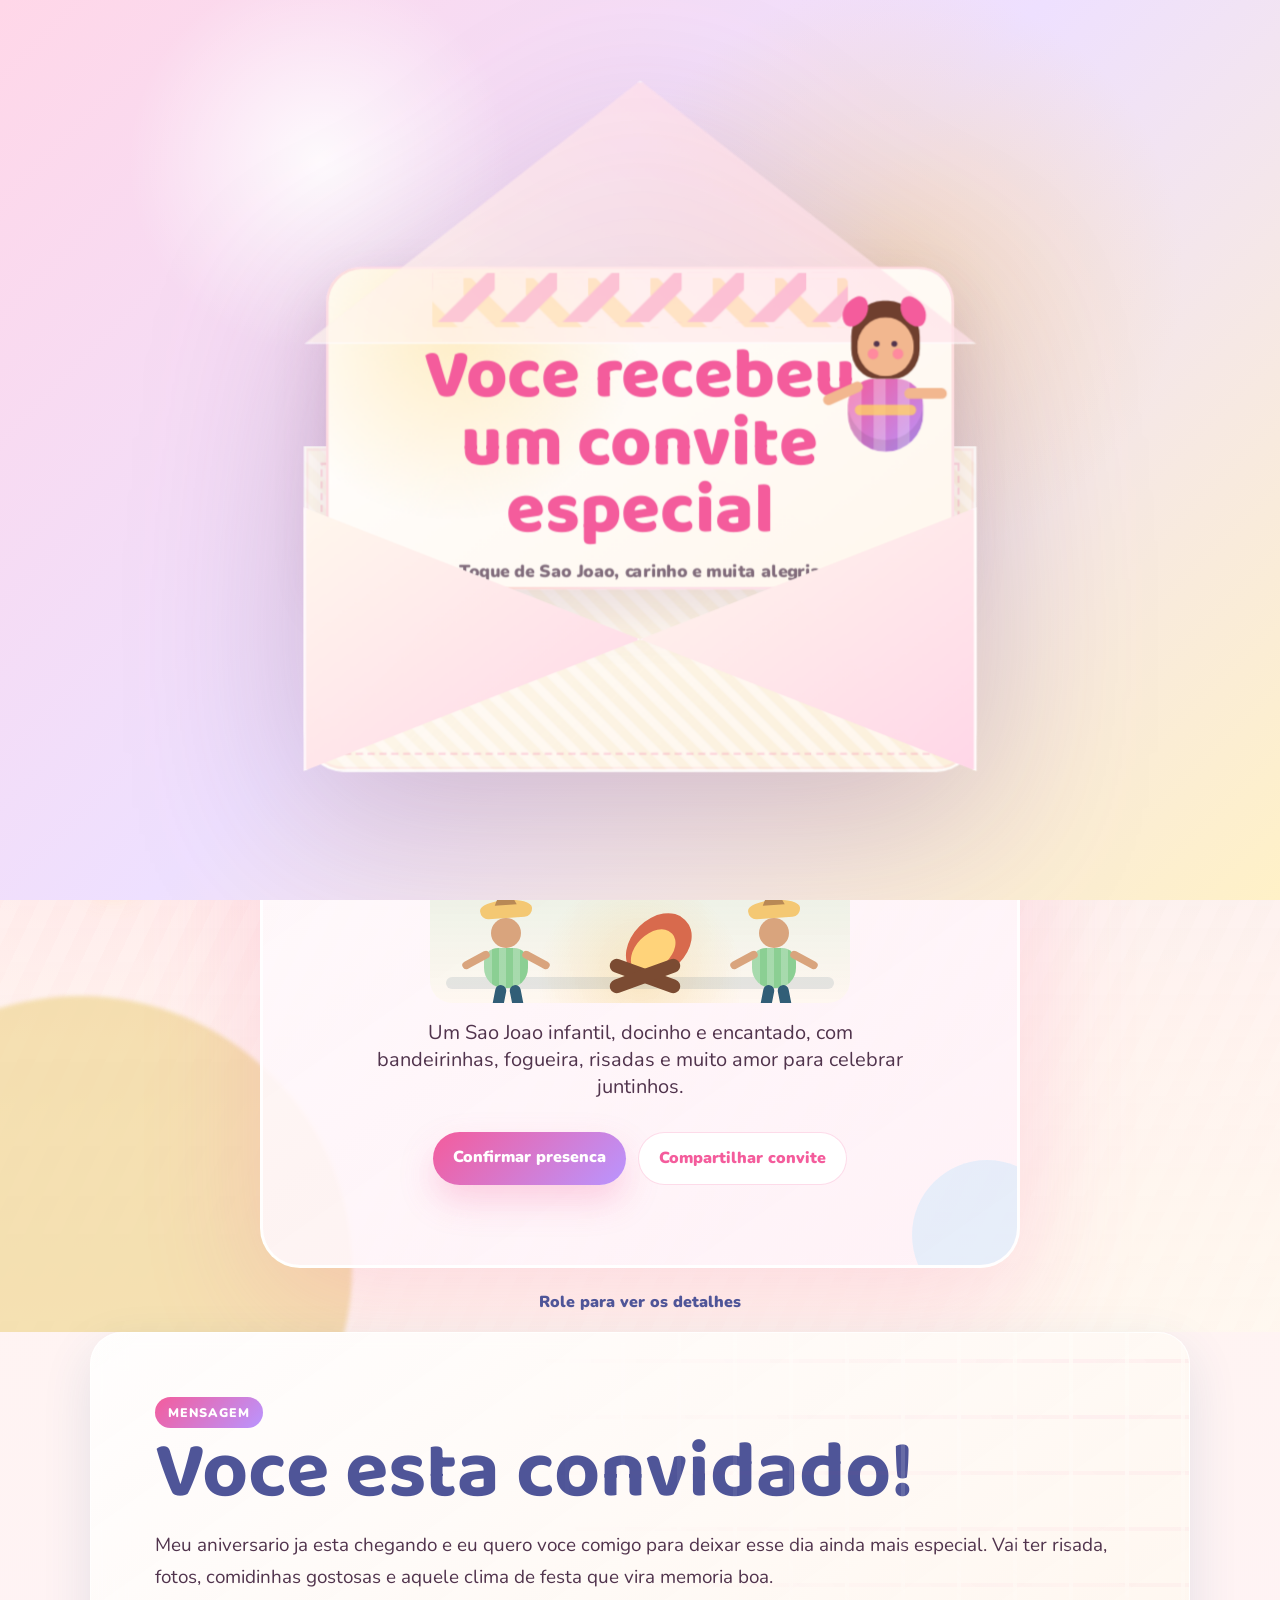
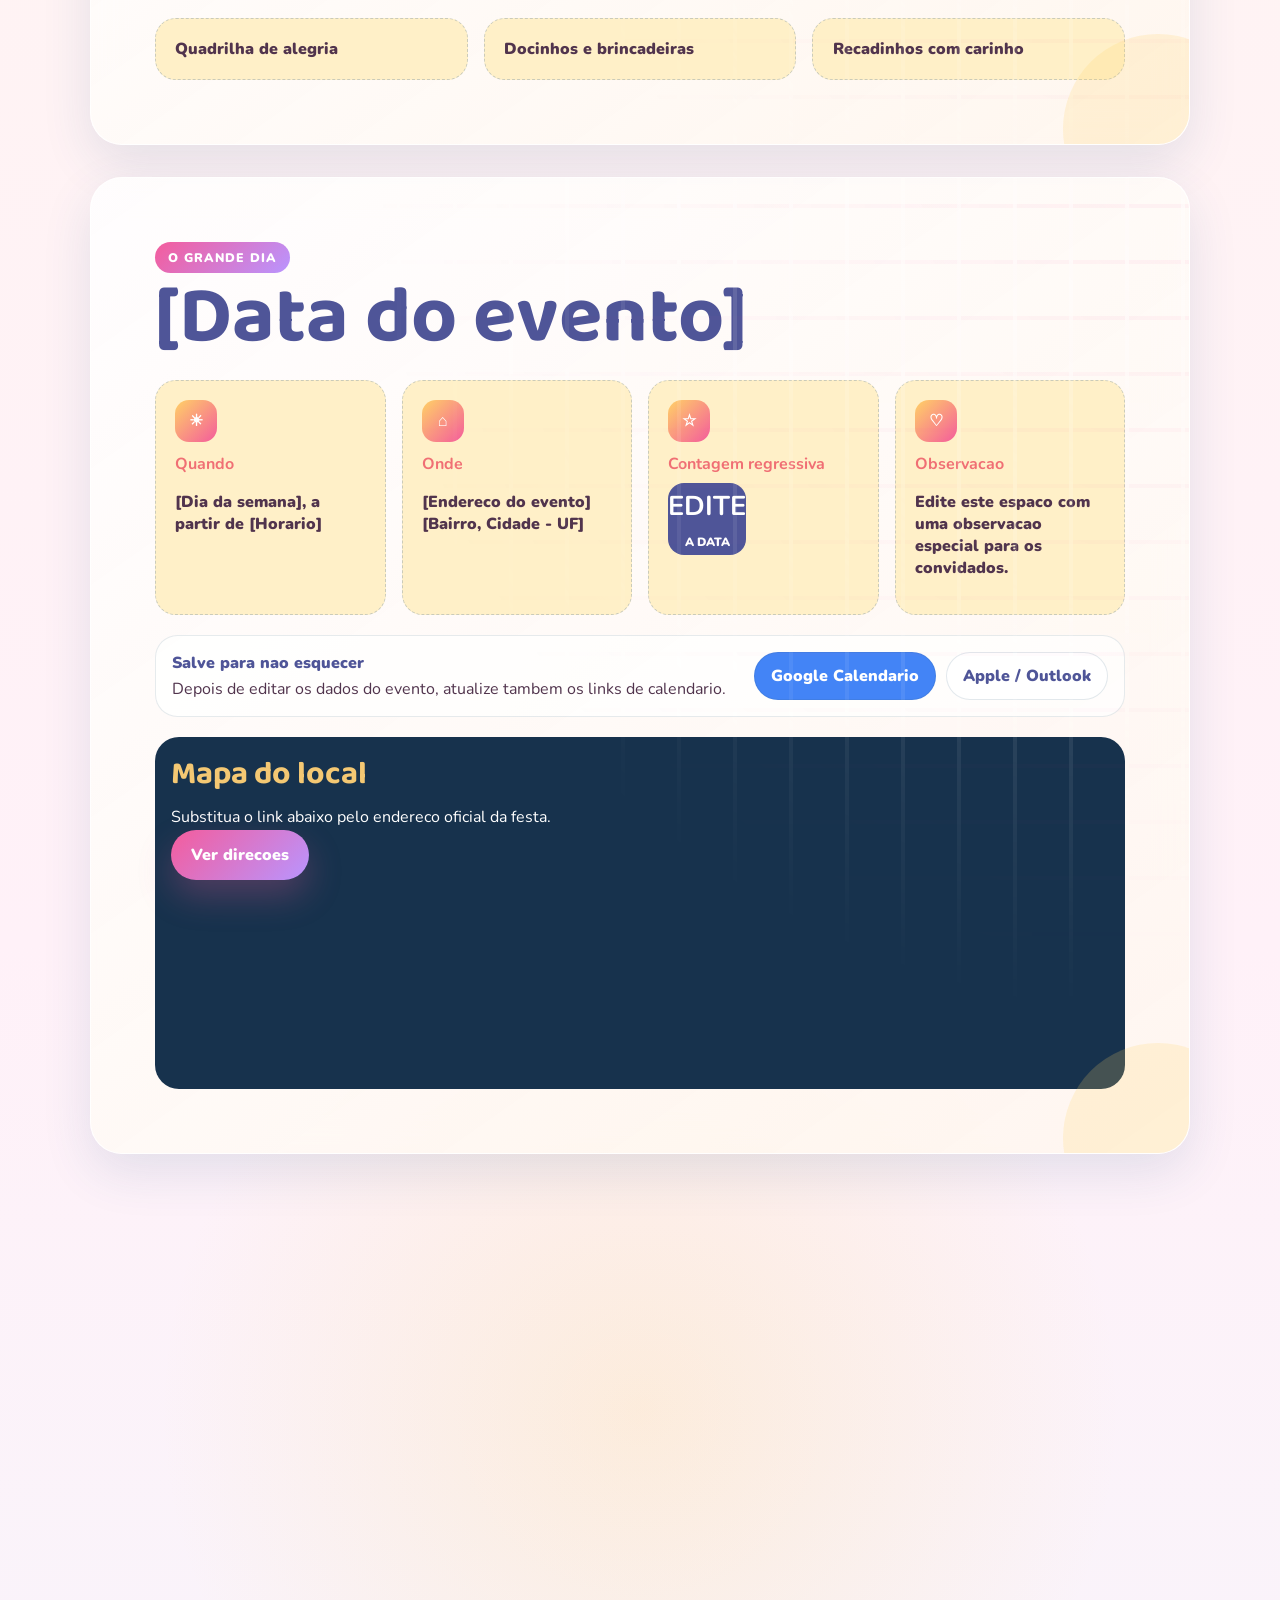
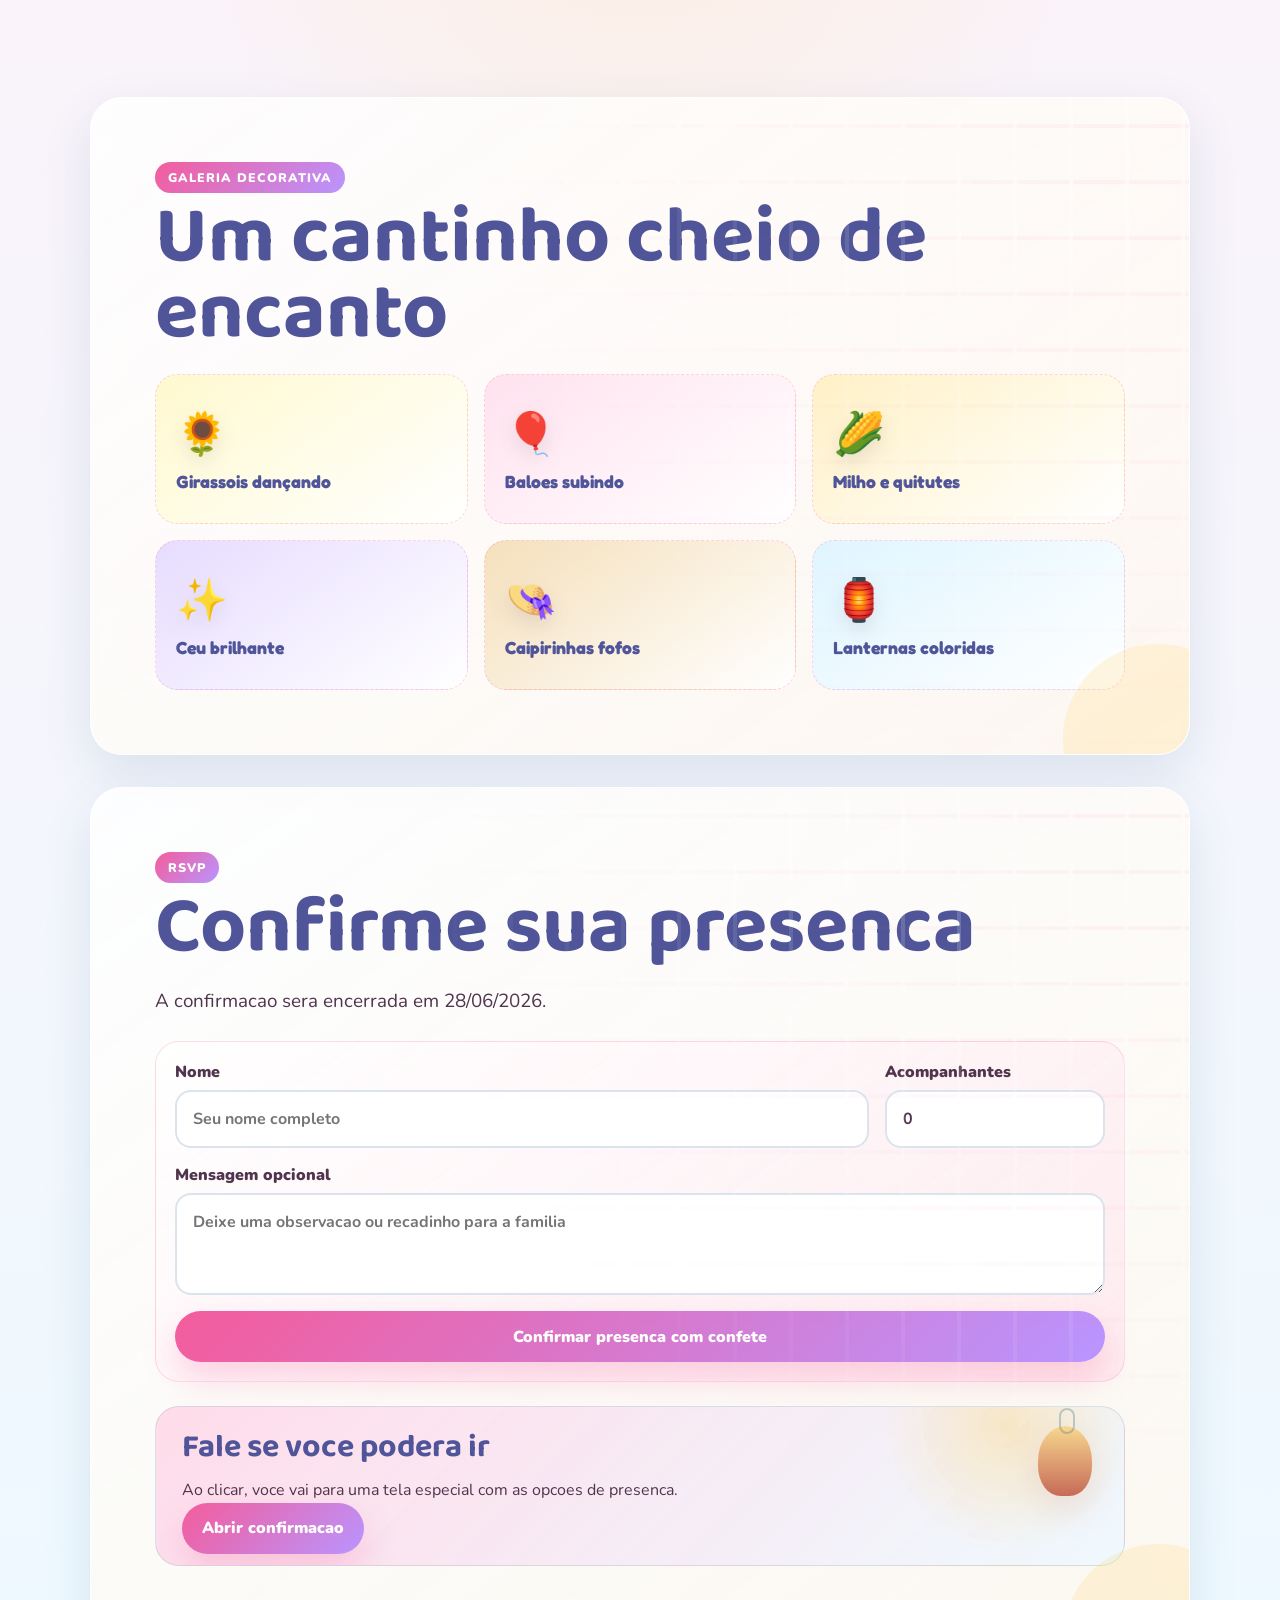
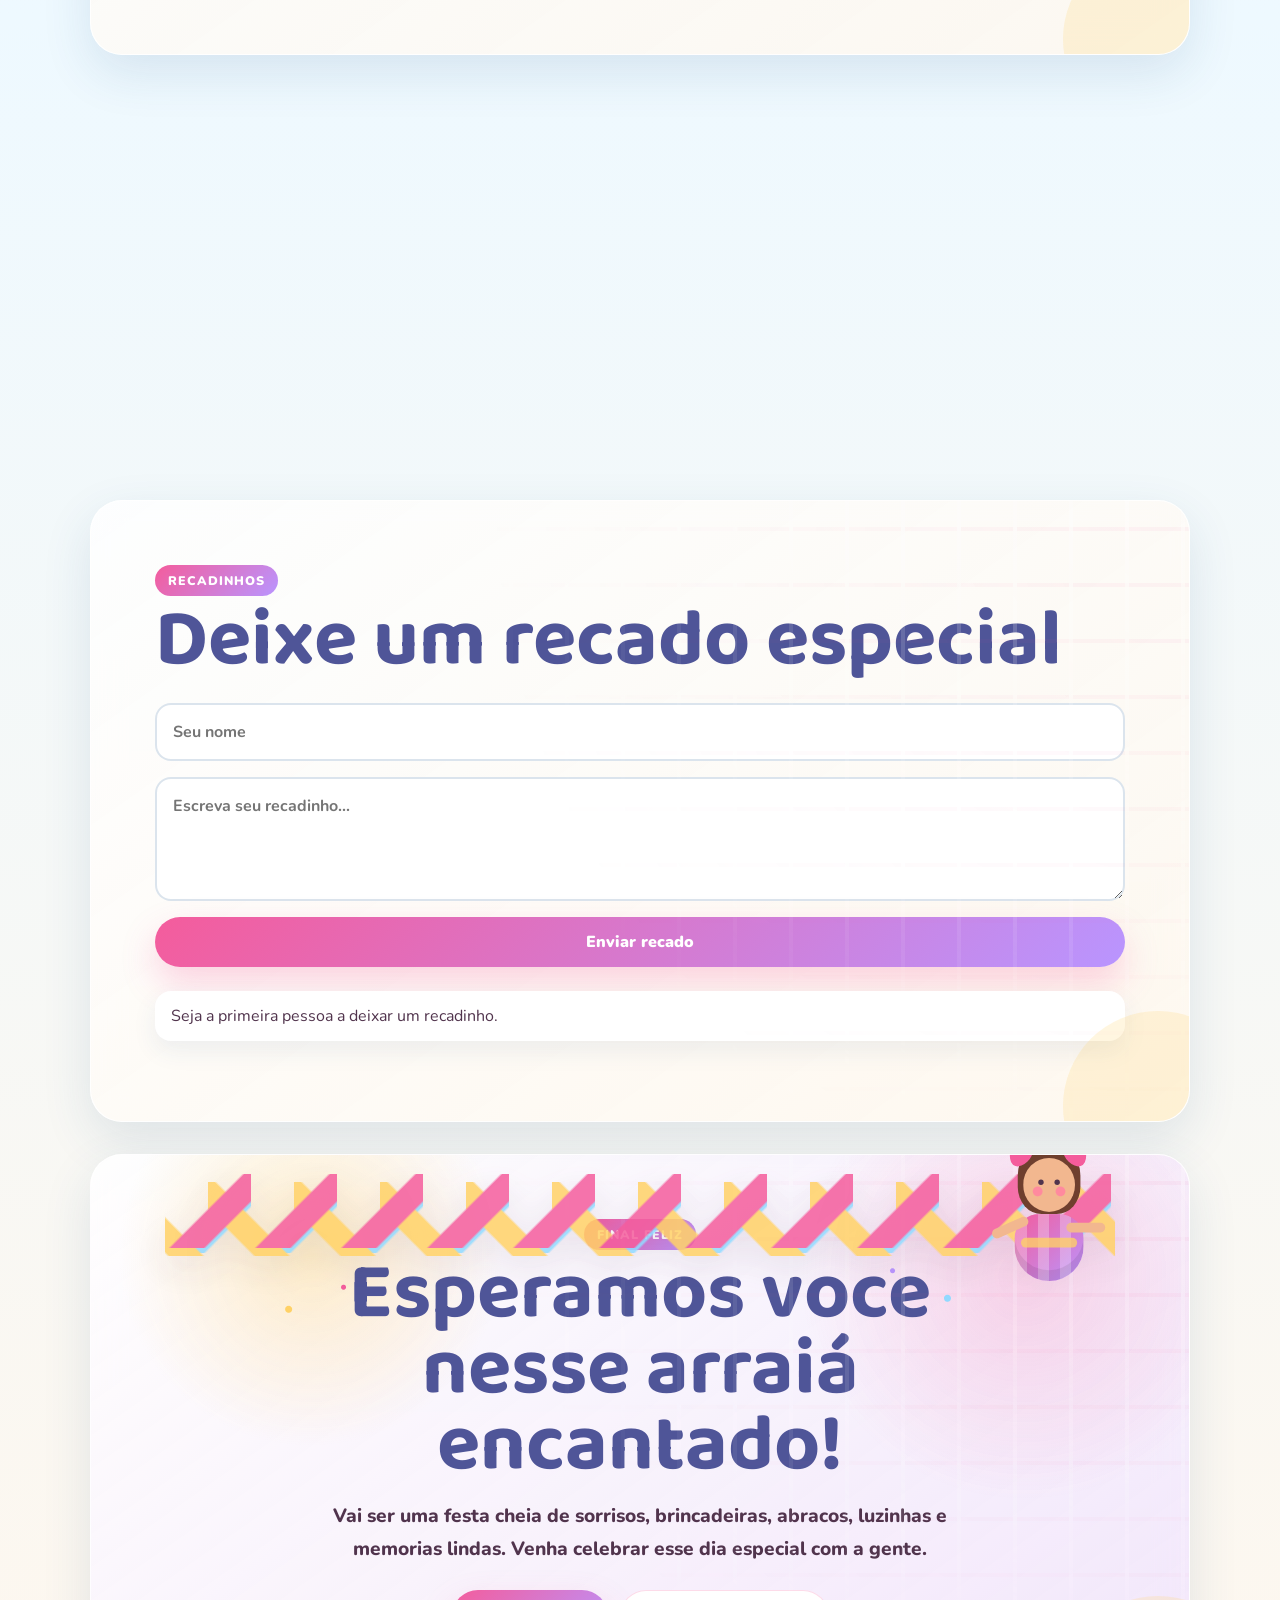
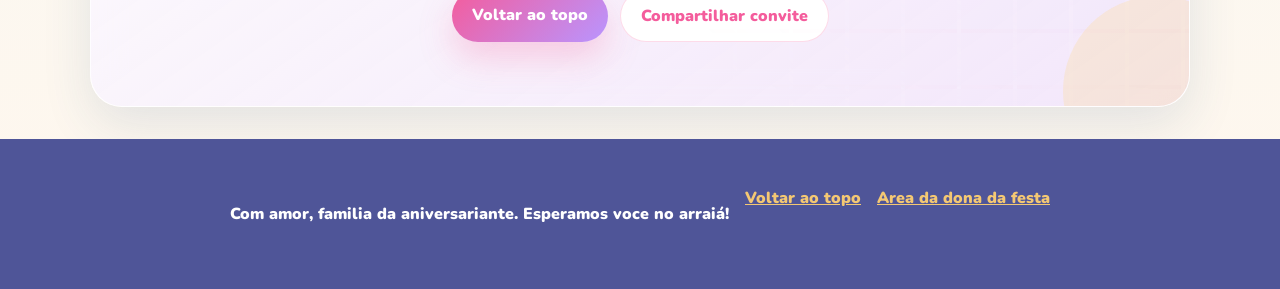
<file: index.html>
<!doctype html>
<html lang="pt-BR">
<head>
  <meta charset="utf-8">
  <meta name="viewport" content="width=device-width, initial-scale=1">
  <title>Convite digital de aniversario</title>
  <meta name="description" content="Convite digital infantil com tema Festa Junina. Edite nome, data, hora e local para personalizar.">
  <link rel="preconnect" href="https://fonts.googleapis.com">
  <link rel="preconnect" href="https://fonts.gstatic.com" crossorigin>
  <link href="https://fonts.googleapis.com/css2?family=Baloo+2:wght@500;700;800&family=Chewy&family=Comic+Neue:wght@700&family=Fredoka:wght@500;600;700&family=Nunito:wght@400;700;900&family=Poppins:wght@600;800&display=swap" rel="stylesheet">
  <link rel="stylesheet" href="styles.css">
</head>
<body>
  <div class="opening-invite" id="openingInvite" aria-label="Animacao de abertura do convite">
    <div class="opening-sky" aria-hidden="true">
      <span></span><span></span><span></span><span></span>
    </div>
    <div class="opening-envelope">
      <div class="opening-girl" aria-hidden="true">
        <span class="girl-hair"></span>
        <span class="girl-head"></span>
        <span class="girl-bow bow-left"></span>
        <span class="girl-bow bow-right"></span>
        <span class="girl-body"></span>
        <span class="girl-arm arm-left"></span>
        <span class="girl-arm arm-right"></span>
      </div>
      <div class="envelope-flap top"></div>
      <div class="envelope-card">
        <span class="card-flags"></span>
        <strong>Voce recebeu um convite especial</strong>
        <small>Toque de Sao Joao, carinho e muita alegria</small>
      </div>
      <div class="envelope-paper"></div>
      <div class="envelope-flap left"></div>
      <div class="envelope-flap right"></div>
      <button class="opening-button" type="button">Abrir convite</button>
    </div>
  </div>

  <header class="hero" id="inicio">
    <div class="ambient" aria-hidden="true">
      <span class="cloud cloud-one"></span>
      <span class="cloud cloud-two"></span>
      <span class="balloon balloon-pink"></span>
      <span class="balloon balloon-blue"></span>
      <span class="kite kite-one"></span>
      <span class="kite kite-two"></span>
      <span class="lantern lantern-one"></span>
      <span class="lantern lantern-two"></span>
      <span class="sparkle sparkle-one"></span>
      <span class="sparkle sparkle-two"></span>
      <span class="sparkle sparkle-three"></span>
    </div>
    <nav class="nav" aria-label="Navegacao principal">
      <a href="#mensagem">Mensagem</a>
      <a href="#dia">O Grande Dia</a>
      <a href="#traje">Traje</a>
      <a href="#galeria">Galeria</a>
      <a href="#rsvp">RSVP</a>
    </nav>

    <div class="bandeirinhas" aria-hidden="true"></div>
    <div class="hero-card">
      <h1 class="shine-text">Nome da aniversariante</h1>
      <p class="hero-date">[Data] • [Horario] • [Cidade]</p>
      <div class="hero-girl" aria-hidden="true">
        <span class="girl-hair"></span>
        <span class="girl-head"></span>
        <span class="girl-bow bow-left"></span>
        <span class="girl-bow bow-right"></span>
        <span class="girl-body"></span>
        <span class="girl-arm arm-left"></span>
        <span class="girl-arm arm-right"></span>
      </div>
      <div class="sao-joao-stage" aria-label="Animacao de Sao Joao com fogueira e bonecos dancando">
        <div class="dancer dancer-left" aria-hidden="true">
          <span class="hat"></span>
          <span class="head"></span>
          <span class="body"></span>
          <span class="leg leg-one"></span>
          <span class="leg leg-two"></span>
        </div>
        <div class="bonfire" aria-hidden="true">
          <span class="spark spark-one"></span>
          <span class="spark spark-two"></span>
          <span class="spark spark-three"></span>
          <span class="flame flame-back"></span>
          <span class="flame flame-front"></span>
          <span class="wood wood-one"></span>
          <span class="wood wood-two"></span>
        </div>
        <div class="dancer dancer-right" aria-hidden="true">
          <span class="hat"></span>
          <span class="head"></span>
          <span class="body"></span>
          <span class="leg leg-one"></span>
          <span class="leg leg-two"></span>
        </div>
      </div>
      <p class="subtitle">Um Sao Joao infantil, docinho e encantado, com bandeirinhas, fogueira, risadas e muito amor para celebrar juntinhos.</p>
      <div class="hero-actions">
        <a class="btn btn-primary" href="rsvp.html">Confirmar presenca</a>
        <button class="btn btn-ghost" id="shareBtn" type="button">Compartilhar convite</button>
      </div>
    </div>
    <div class="scroll-hint">Role para ver os detalhes</div>
  </header>

  <main>
    <section class="section message reveal" id="mensagem">
      <div class="section-label">Mensagem</div>
      <h2>Voce esta convidado!</h2>
      <p>
        Meu aniversario ja esta chegando e eu quero voce comigo para deixar esse dia ainda mais especial.
        Vai ter risada, fotos, comidinhas gostosas e aquele clima de festa que vira memoria boa.
      </p>
      <div class="mini-cards">
        <span>Quadrilha de alegria</span>
        <span>Docinhos e brincadeiras</span>
        <span>Recadinhos com carinho</span>
      </div>
    </section>

    <section class="section event reveal" id="dia">
      <div class="section-label">O Grande Dia</div>
      <h2>[Data do evento]</h2>
      <div class="event-grid">
        <article class="glass-card">
          <span class="card-icon">☀</span>
          <strong>Quando</strong>
          <p>[Dia da semana], a partir de [Horario]</p>
        </article>
        <article class="glass-card">
          <span class="card-icon">⌂</span>
          <strong>Onde</strong>
          <p>[Endereco do evento]<br>[Bairro, Cidade - UF]</p>
        </article>
        <article class="glass-card countdown-card">
          <span class="card-icon">☆</span>
          <strong>Contagem regressiva</strong>
          <div class="countdown" id="countdown" aria-live="polite">
            <span><b>--</b>dias</span>
            <span><b>--</b>horas</span>
            <span><b>--</b>min</span>
            <span><b>--</b>seg</span>
          </div>
        </article>
        <article class="glass-card">
          <span class="card-icon">♡</span>
          <strong>Observacao</strong>
          <p>Edite este espaco com uma observacao especial para os convidados.</p>
        </article>
      </div>

      <div class="calendar-strip">
        <div>
          <strong>Salve para nao esquecer</strong>
          <p>Depois de editar os dados do evento, atualize tambem os links de calendario.</p>
        </div>
        <div class="calendar-actions">
          <a class="calendar-pill google" target="_blank" rel="noreferrer" href="https://calendar.google.com/calendar/render?action=TEMPLATE&text=Aniversario%20infantil%20Festa%20Junina">Google Calendario</a>
          <a class="calendar-pill" href="cecilia-aniversario.ics" download>Apple / Outlook</a>
        </div>
      </div>

      <div class="map-card">
        <div>
          <h3>Mapa do local</h3>
          <p>Substitua o link abaixo pelo endereco oficial da festa.</p>
          <a class="btn btn-primary" target="_blank" rel="noreferrer" href="https://www.google.com/maps">Ver direcoes</a>
        </div>
        <iframe
          title="Mapa do local da festa"
          loading="lazy"
          referrerpolicy="no-referrer-when-downgrade"
          src="https://www.google.com/maps?q=Brasil&output=embed">
        </iframe>
      </div>
    </section>

    <section class="section attire reveal" id="traje">
      <span class="section-deco hat-deco" aria-hidden="true"></span>
      <span class="section-deco bow-deco" aria-hidden="true"></span>
      <div class="section-label">Traje tematico</div>
      <h2>Entre no clima do arraiá</h2>
      <p>O traje e livre, mas quem quiser entrar na brincadeira pode vir com xadrez, vestido rodado, laco colorido, chapeu de palha, botinha ou um detalhe junino bem fofo.</p>
      <div class="attire-grid">
        <article><span>👒</span><strong>Chapeu de palha</strong><small>Decorado com laco, flor ou fita colorida.</small></article>
        <article><span>🎀</span><strong>Lacos e fitas</strong><small>Rosa, lilas e amarelinho para fotos lindas.</small></article>
        <article><span>👗</span><strong>Vestido xadrez</strong><small>Caipirinha delicada, alegre e confortavel.</small></article>
      </div>
    </section>

    <section class="section gallery reveal" id="galeria">
      <div class="section-label">Galeria decorativa</div>
      <h2>Um cantinho cheio de encanto</h2>
      <div class="gallery-grid" aria-label="Ilustracoes decorativas de festa junina infantil">
        <article class="gallery-card sunflowers"><span>🌻</span><strong>Girassois dançando</strong></article>
        <article class="gallery-card balloons"><span>🎈</span><strong>Baloes subindo</strong></article>
        <article class="gallery-card corn"><span>🌽</span><strong>Milho e quitutes</strong></article>
        <article class="gallery-card stars"><span>✨</span><strong>Ceu brilhante</strong></article>
        <article class="gallery-card hats"><span>👒</span><strong>Caipirinhas fofos</strong></article>
        <article class="gallery-card lanterns"><span>🏮</span><strong>Lanternas coloridas</strong></article>
      </div>
    </section>

    <section class="section rsvp reveal" id="rsvp">
      <div class="section-label">RSVP</div>
      <h2>Confirme sua presenca</h2>
      <p class="deadline">A confirmacao sera encerrada em 28/06/2026.</p>
      <form class="rsvp-form premium-form" id="rsvpForm">
        <input type="hidden" name="status" value="Vou">
        <label>
          Nome
          <input type="text" name="name" placeholder="Seu nome completo" required maxlength="100">
        </label>
        <label>
          Acompanhantes
          <input type="number" name="guests" min="0" max="20" value="0" required>
        </label>
        <label>
          Mensagem opcional
          <textarea name="note" rows="3" placeholder="Deixe uma observacao ou recadinho para a familia"></textarea>
        </label>
        <button class="btn btn-primary" type="submit">Confirmar presenca com confete</button>
        <div class="success-box" id="rsvpSuccess">Presenca confirmada com sucesso! Vai ser lindo ter voce no arraiá.</div>
      </form>
      <div class="rsvp-invite-card">
        <div class="floating-lantern" aria-hidden="true"></div>
        <h3>Fale se voce podera ir</h3>
        <p>Ao clicar, voce vai para uma tela especial com as opcoes de presenca.</p>
        <a class="btn btn-primary" href="rsvp.html">Abrir confirmacao</a>
      </div>
    </section>

    <section class="section gifts reveal">
      <div class="section-label">Presentes</div>
      <h2>Ideias com carinho</h2>
      <p>Se quiser presentear, aqui vao ideias simples para inspirar. Voce pode editar esses itens no arquivo <strong>index.html</strong>.</p>
      <div class="gift-grid">
        <article>Livrinhos infantis</article>
        <article>Roupinhas confortaveis</article>
        <article>Brinquedos educativos</article>
        <article>Pix ou cartao presente</article>
      </div>
    </section>

    <section class="section testimonials reveal" id="recados">
      <div class="section-label">Recadinhos</div>
      <h2>Deixe um recado especial</h2>
      <form class="message-form" id="messageForm">
        <input type="text" name="author" placeholder="Seu nome" required maxlength="80">
        <textarea name="message" rows="4" placeholder="Escreva seu recadinho..." required maxlength="300"></textarea>
        <button class="btn btn-primary" type="submit">Enviar recado</button>
      </form>
      <div class="message-wall" id="messageWall"></div>
    </section>
    <section class="section finale reveal" id="final">
      <div class="finale-fireworks" aria-hidden="true"></div>
      <div class="bandeirinhas finale-flags" aria-hidden="true"></div>
      <div class="opening-girl finale-girl" aria-hidden="true">
        <span class="girl-hair"></span>
        <span class="girl-head"></span>
        <span class="girl-bow bow-left"></span>
        <span class="girl-bow bow-right"></span>
        <span class="girl-body"></span>
        <span class="girl-arm arm-left"></span>
        <span class="girl-arm arm-right"></span>
      </div>
      <div class="section-label">Final feliz</div>
      <h2>Esperamos voce nesse arraiá encantado!</h2>
      <p>Vai ser uma festa cheia de sorrisos, brincadeiras, abracos, luzinhas e memorias lindas. Venha celebrar esse dia especial com a gente.</p>
      <div class="hero-actions">
        <a class="btn btn-primary" href="#inicio">Voltar ao topo</a>
        <button class="btn btn-ghost" id="shareFinalBtn" type="button">Compartilhar convite</button>
      </div>
    </section>
  </main>

  <footer class="footer">
    <p>Com amor, familia da aniversariante. Esperamos voce no arraiá!</p>
    <a href="#inicio">Voltar ao topo</a>
    <a href="admin.html">Area da dona da festa</a>
  </footer>

  <script src="app.js"></script>
</body>
</html>
</file>
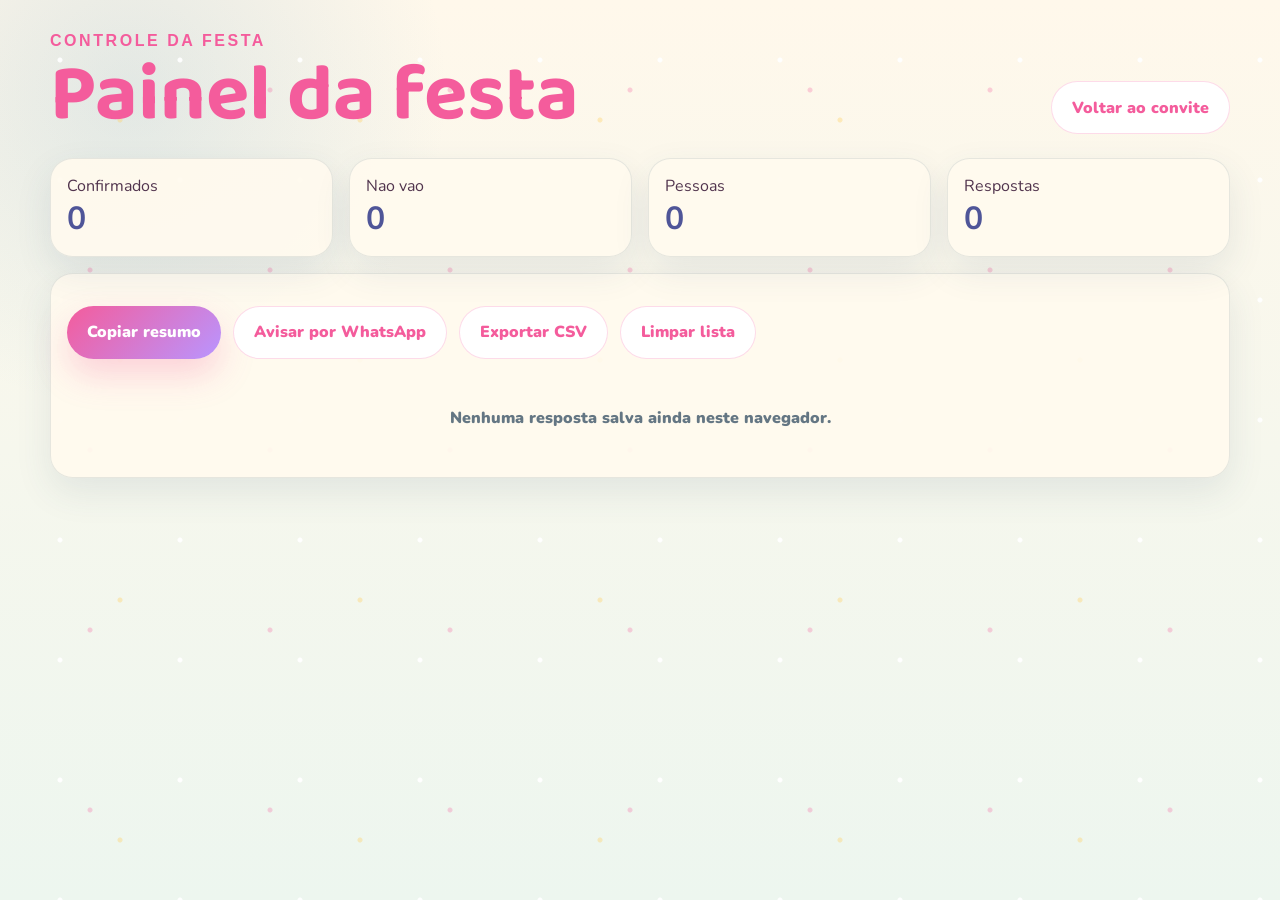
<file: admin.html>
<!doctype html>
<html lang="pt-BR">
<head>
  <meta charset="utf-8">
  <meta name="viewport" content="width=device-width, initial-scale=1">
  <title>Painel da festa - Convite</title>
  <link rel="preconnect" href="https://fonts.googleapis.com">
  <link rel="preconnect" href="https://fonts.gstatic.com" crossorigin>
  <link href="https://fonts.googleapis.com/css2?family=Baloo+2:wght@500;700;800&family=Nunito:wght@400;700;900&display=swap" rel="stylesheet">
  <link rel="stylesheet" href="styles.css">
</head>
<body class="admin-page">
  <main class="admin-shell">
    <header class="admin-header">
      <div>
        <p class="eyebrow">Controle da festa</p>
        <h1>Painel da festa</h1>
      </div>
      <a class="btn btn-ghost" href="index.html">Voltar ao convite</a>
    </header>

    <section class="admin-grid" id="adminStats"></section>

    <section class="admin-panel">
      <div class="admin-toolbar">
        <button class="btn btn-primary" id="copySummaryBtn" type="button">Copiar resumo</button>
        <button class="btn btn-ghost" id="whatsappSummaryBtn" type="button">Avisar por WhatsApp</button>
        <button class="btn btn-ghost" id="exportAdminBtn" type="button">Exportar CSV</button>
        <button class="btn btn-ghost" id="clearAdminBtn" type="button">Limpar lista</button>
      </div>
      <div id="adminTableWrap"></div>
    </section>
  </main>
  <script src="admin.js"></script>
</body>
</html>
</file>
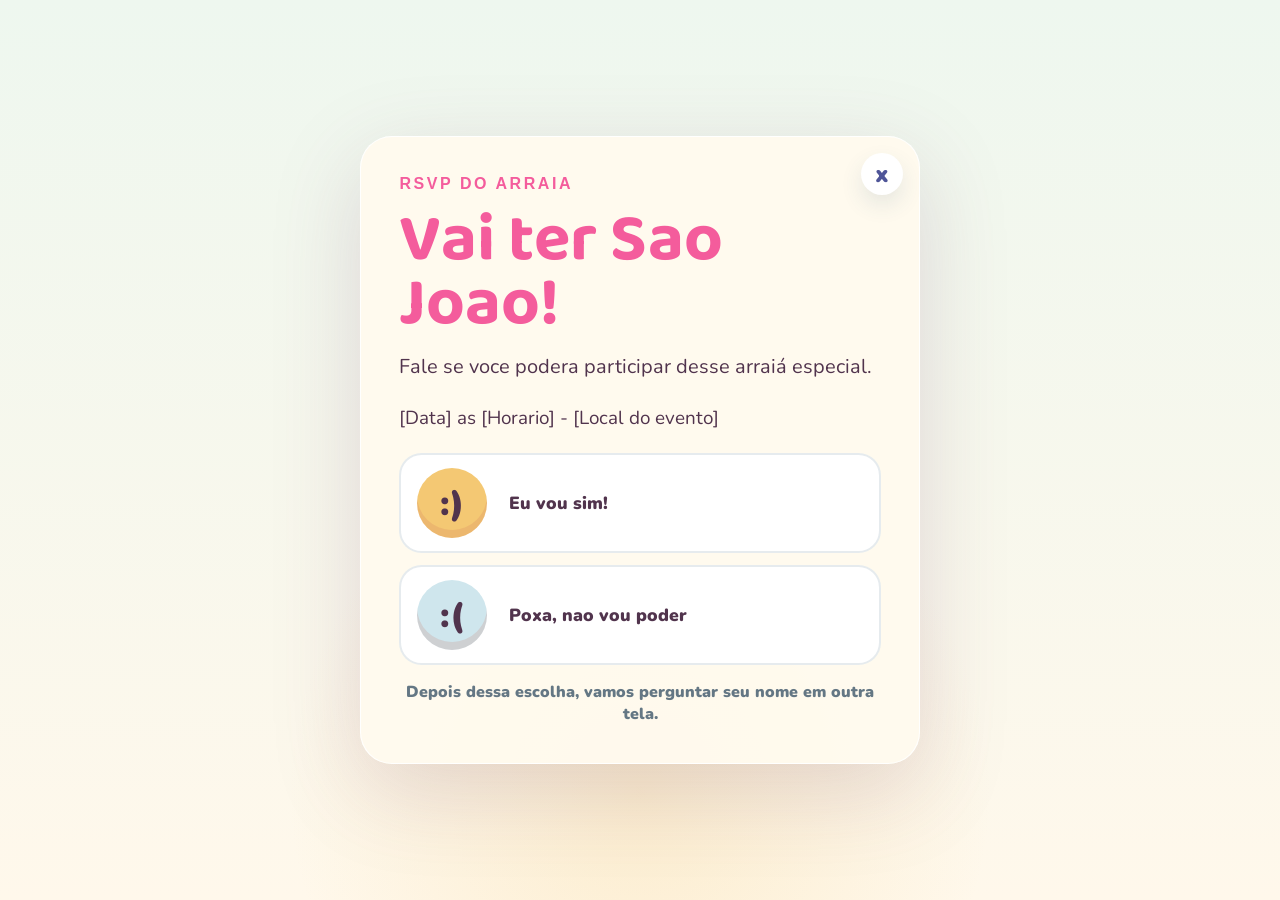
<file: age.html>
<!doctype html>
<html lang="pt-BR">
<head>
  <meta charset="utf-8">
  <meta name="viewport" content="width=device-width, initial-scale=1">
  <title>Idade - Convite</title>
  <link rel="preconnect" href="https://fonts.googleapis.com">
  <link rel="preconnect" href="https://fonts.gstatic.com" crossorigin>
  <link href="https://fonts.googleapis.com/css2?family=Baloo+2:wght@500;700;800&family=Nunito:wght@400;700;900&display=swap" rel="stylesheet">
  <link rel="stylesheet" href="styles.css">
</head>
<body class="step-page">
  <main class="step-card">
    <div class="progress-dots" aria-label="Etapa 3 de 4">
      <span></span><span></span><span class="is-active"></span><span></span>
    </div>
    <h1>Sua idade</h1>
    <p>Diga para o organizador sua idade:</p>

    <div class="age-options">
      <button class="age-option" type="button" data-age="Adultos e adolescentes">Adultos e adolescentes</button>
      <button class="age-option" type="button" data-age="Criancas entre 6 e 11 anos">Criancas entre 6 e 11 anos</button>
      <button class="age-option" type="button" data-age="Criancas ate 5 anos">Criancas ate 5 anos</button>
    </div>

    <div class="step-actions">
      <a class="btn btn-ghost" href="guest.html">Voltar</a>
    </div>
  </main>
  <script src="age.js"></script>
</body>
</html>
</file>
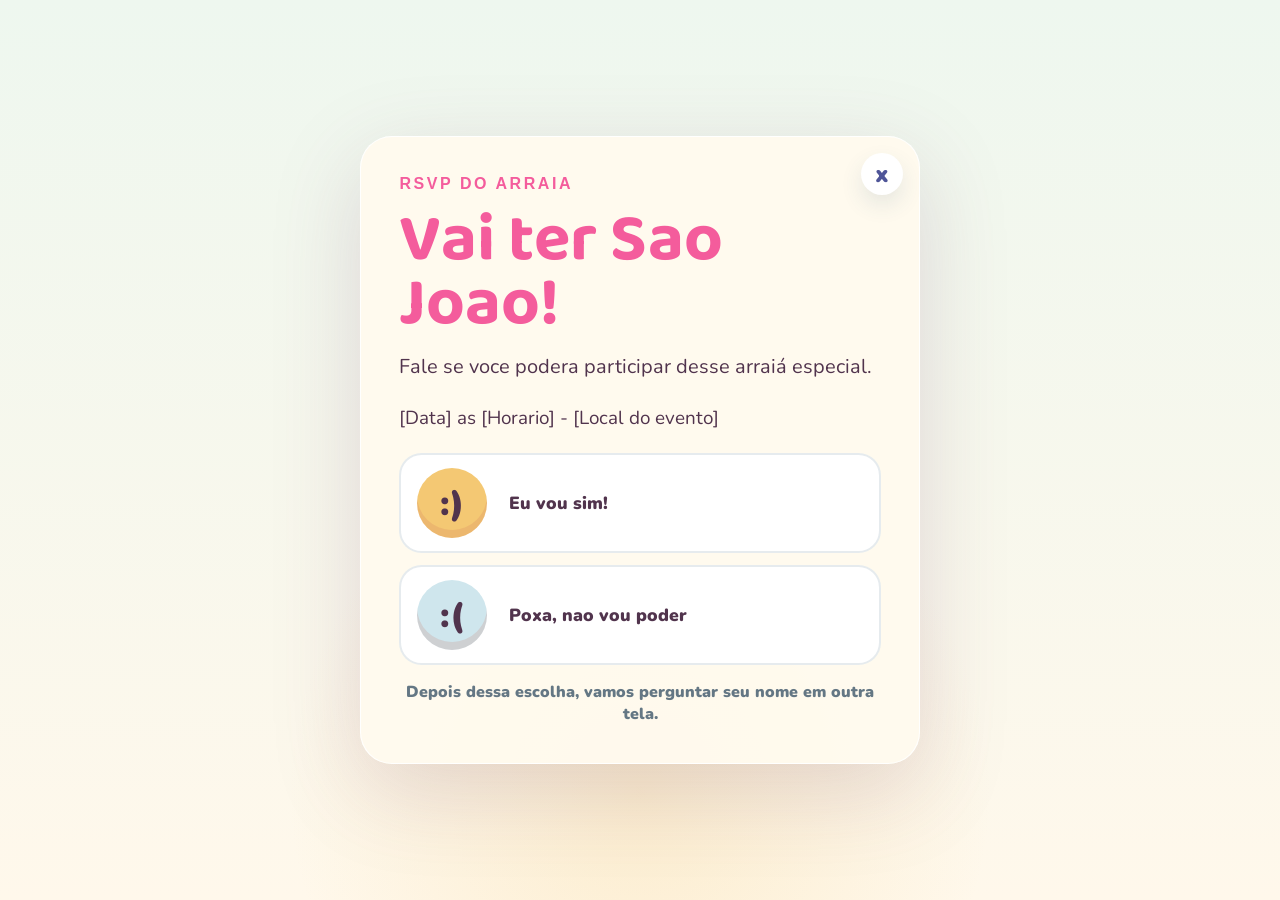
<file: companions.html>
<!doctype html>
<html lang="pt-BR">
<head>
  <meta charset="utf-8">
  <meta name="viewport" content="width=device-width, initial-scale=1">
  <title>Acompanhantes - Convite</title>
  <link rel="preconnect" href="https://fonts.googleapis.com">
  <link rel="preconnect" href="https://fonts.gstatic.com" crossorigin>
  <link href="https://fonts.googleapis.com/css2?family=Baloo+2:wght@500;700;800&family=Nunito:wght@400;700;900&display=swap" rel="stylesheet">
  <link rel="stylesheet" href="styles.css">
</head>
<body class="step-page">
  <main class="step-card">
    <div class="progress-dots" aria-label="Etapa 3 de 3">
      <span></span><span></span><span class="is-active"></span>
    </div>
    <h1>Acompanhantes</h1>
    <p>Conta pra gente quantas pessoas vao com voce.</p>

    <form class="step-form" id="companionsForm">
      <label>
        Quantos acompanhantes?
        <input type="number" name="guests" min="0" max="10" value="0">
      </label>
      <label>
        Observacao
        <textarea name="note" rows="4" placeholder="Alguma observacao para a familia?"></textarea>
      </label>
      <div class="step-actions">
        <button class="btn btn-primary" type="submit">Finalizar resposta</button>
        <a class="btn btn-ghost" href="guest.html?status=Vou">Voltar</a>
      </div>
    </form>
  </main>
  <script src="companions.js"></script>
</body>
</html>
</file>
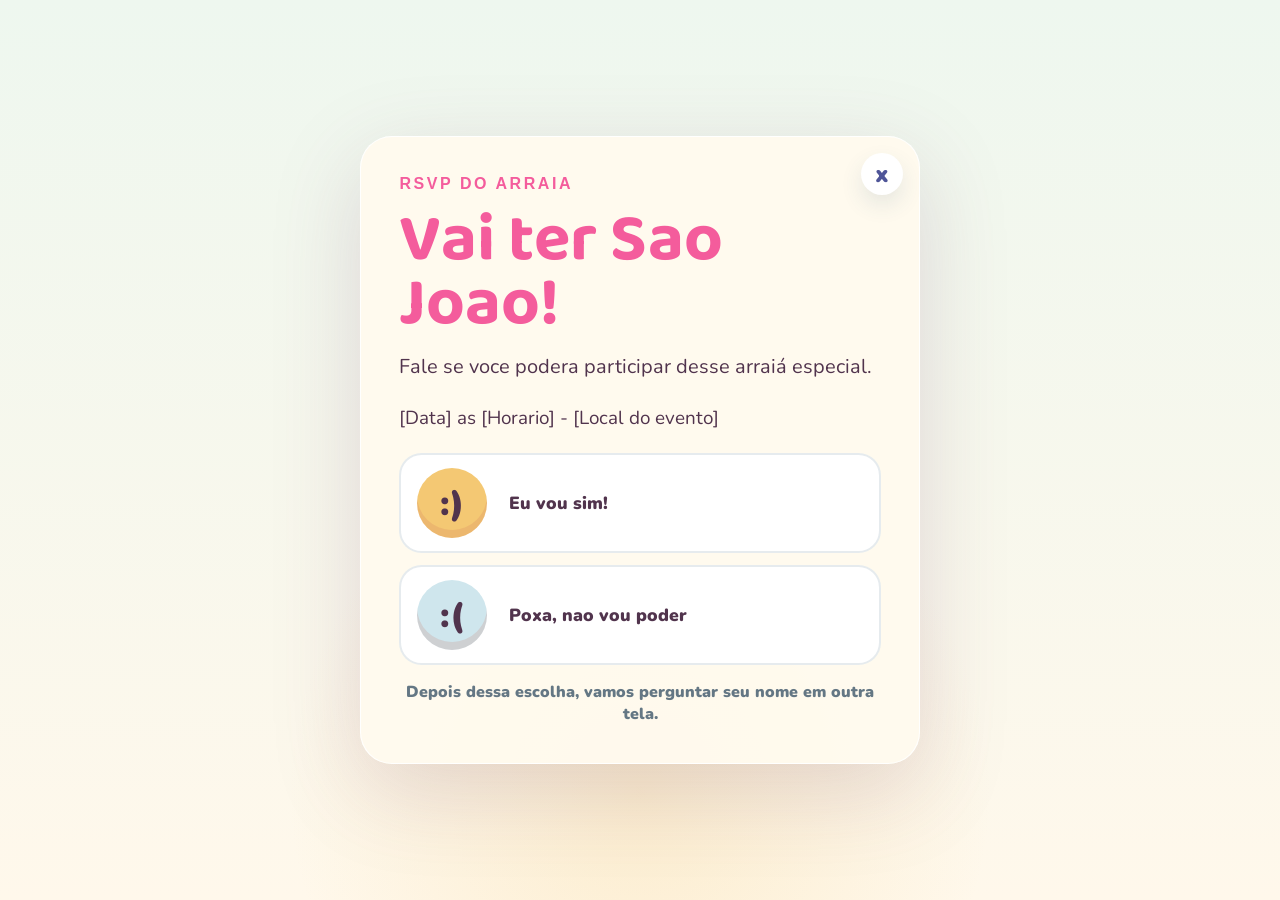
<file: contact.html>
<!doctype html>
<html lang="pt-BR">
<head>
  <meta charset="utf-8">
  <meta name="viewport" content="width=device-width, initial-scale=1">
  <title>Contato - Convite</title>
  <link rel="preconnect" href="https://fonts.googleapis.com">
  <link rel="preconnect" href="https://fonts.gstatic.com" crossorigin>
  <link href="https://fonts.googleapis.com/css2?family=Baloo+2:wght@500;700;800&family=Nunito:wght@400;700;900&display=swap" rel="stylesheet">
  <link rel="stylesheet" href="styles.css">
</head>
<body class="step-page">
  <main class="step-card">
    <div class="progress-dots" aria-label="Etapa de contato">
      <span></span><span></span><span></span><span class="is-active"></span>
    </div>
    <h1>Seu contato</h1>
    <p>Assim a dona da festa consegue conferir e avisar se precisar.</p>

    <form class="step-form" id="contactForm">
      <label>
        WhatsApp ou telefone
        <input name="phone" placeholder="(85) 99999-9999" maxlength="30" inputmode="tel">
      </label>
      <p class="contact-note">Esse campo ajuda no controle da lista da festa.</p>
      <div class="step-actions">
        <button class="btn btn-primary" type="submit">Salvar confirmacao</button>
        <a class="btn btn-ghost" href="review.html">Voltar</a>
      </div>
    </form>

    <form name="rsvp-cecilia" netlify hidden>
      <input type="text" name="id">
      <input type="text" name="status">
      <input type="text" name="name">
      <input type="text" name="age">
      <input type="number" name="guests">
      <input type="text" name="phone">
      <textarea name="note"></textarea>
      <input type="text" name="createdAt">
    </form>
  </main>
  <script src="contact.js"></script>
</body>
</html>
</file>
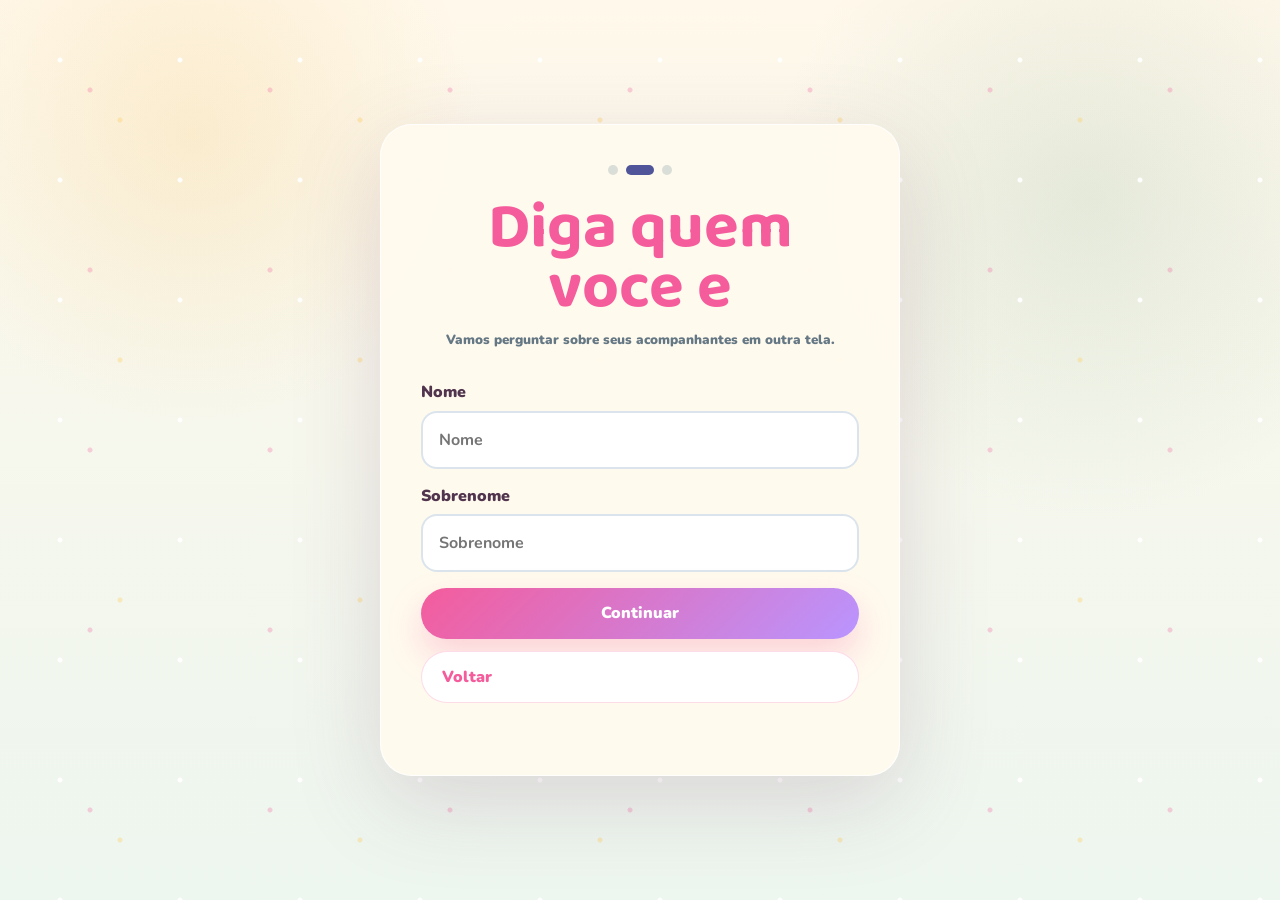
<file: guest.html>
<!doctype html>
<html lang="pt-BR">
<head>
  <meta charset="utf-8">
  <meta name="viewport" content="width=device-width, initial-scale=1">
  <title>Quem e voce? - Convite</title>
  <link rel="preconnect" href="https://fonts.googleapis.com">
  <link rel="preconnect" href="https://fonts.gstatic.com" crossorigin>
  <link href="https://fonts.googleapis.com/css2?family=Baloo+2:wght@500;700;800&family=Nunito:wght@400;700;900&display=swap" rel="stylesheet">
  <link rel="stylesheet" href="styles.css">
</head>
<body class="step-page">
  <main class="step-card">
    <div class="progress-dots" aria-label="Etapa 2 de 3">
      <span></span><span class="is-active"></span><span></span>
    </div>
    <h1>Diga quem voce e</h1>
    <small>Vamos perguntar sobre seus acompanhantes em outra tela.</small>

    <form class="step-form" id="guestForm">
      <label>
        Nome
        <input maxlength="50" name="name" placeholder="Nome" required autocomplete="given-name">
      </label>
      <label>
        Sobrenome
        <input maxlength="50" name="lastName" placeholder="Sobrenome" autocomplete="family-name">
      </label>
      <div class="step-actions">
        <button class="btn btn-primary" type="submit">Continuar</button>
        <a class="btn btn-ghost" href="rsvp.html">Voltar</a>
      </div>
    </form>
  </main>
  <script src="guest.js"></script>
</body>
</html>
</file>
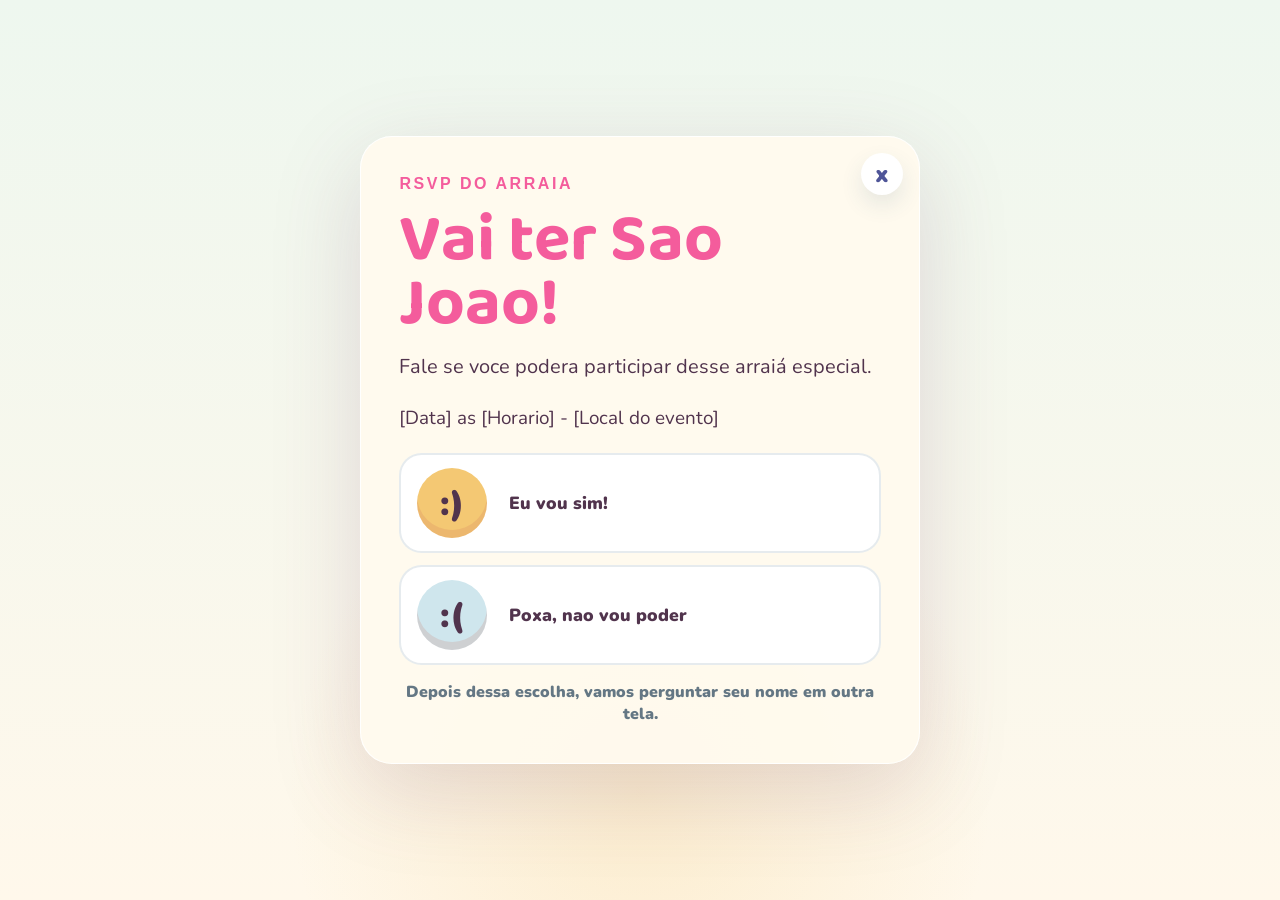
<file: review.html>
<!doctype html>
<html lang="pt-BR">
<head>
  <meta charset="utf-8">
  <meta name="viewport" content="width=device-width, initial-scale=1">
  <title>Revisar presenca - Convite</title>
  <link rel="preconnect" href="https://fonts.googleapis.com">
  <link rel="preconnect" href="https://fonts.gstatic.com" crossorigin>
  <link href="https://fonts.googleapis.com/css2?family=Baloo+2:wght@500;700;800&family=Nunito:wght@400;700;900&display=swap" rel="stylesheet">
  <link rel="stylesheet" href="styles.css">
</head>
<body class="step-page">
  <main class="step-card">
    <div class="progress-dots" aria-label="Etapa de revisao">
      <span></span><span></span><span></span><span class="is-active"></span>
    </div>
    <h1>Esta todo mundo ai?</h1>
    <p>So pra confirmar, revise quem esta respondendo.</p>

    <div class="guest-review-list">
      <div class="guest-review-card">
        <div>
          <strong id="guestName">Convidado</strong>
          <small id="guestAge">Idade</small>
        </div>
        <a class="circle-action" href="guest.html" aria-label="Editar convidado">edit</a>
      </div>

      <a class="add-companion-card" id="addCompanion" href="companions.html">
        <strong>Adicionar acompanhante</strong>
        <span class="circle-action">+</span>
      </a>
    </div>

    <div class="step-actions">
      <button class="btn btn-primary" id="finishBtn" type="button">Sim, tudo bem</button>
      <a class="btn btn-ghost" href="age.html">Voltar</a>
    </div>
  </main>
  <script src="review.js"></script>
</body>
</html>
</file>
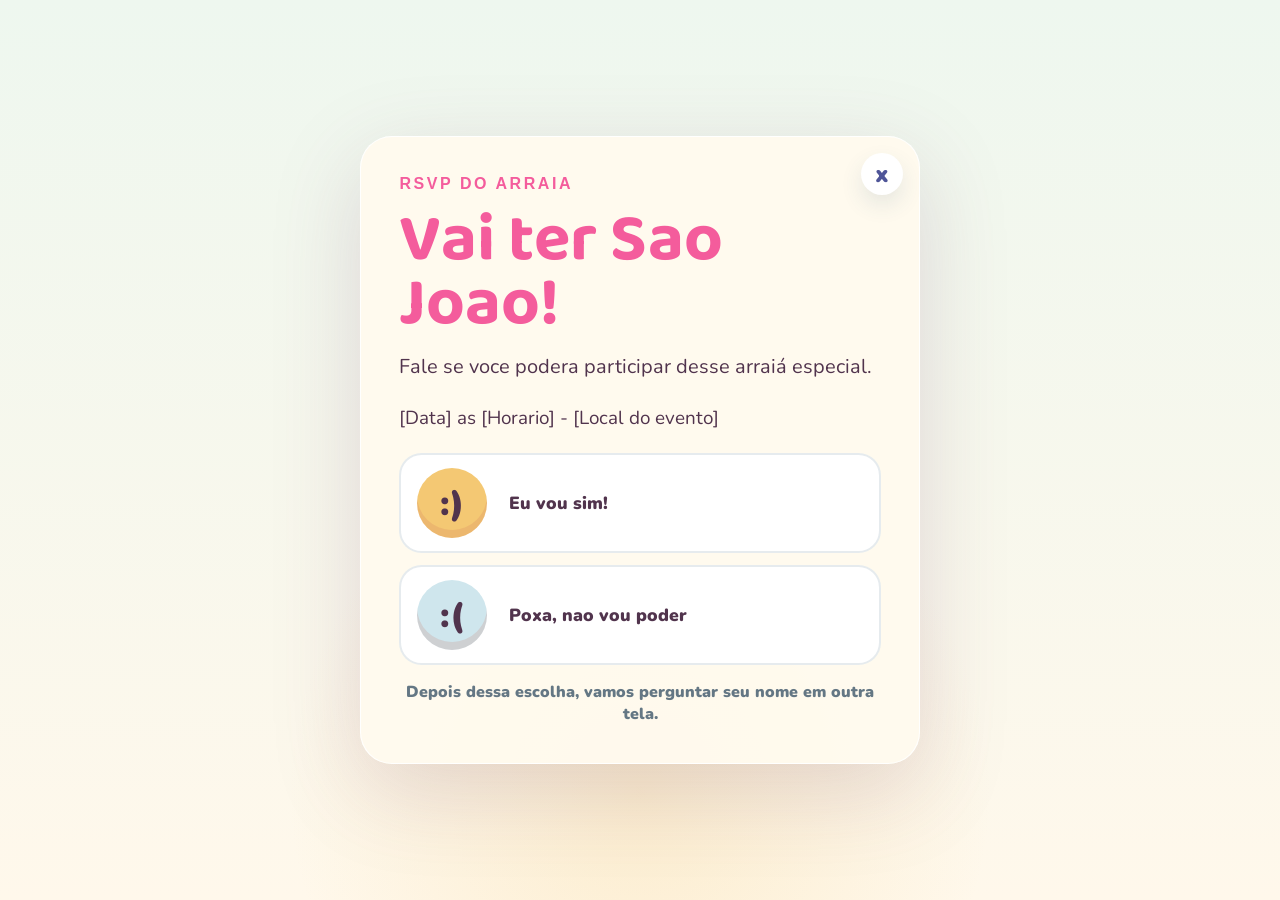
<file: rsvp.html>
<!doctype html>
<html lang="pt-BR">
<head>
  <meta charset="utf-8">
  <meta name="viewport" content="width=device-width, initial-scale=1">
  <title>Confirmar presenca - Convite</title>
  <link rel="preconnect" href="https://fonts.googleapis.com">
  <link rel="preconnect" href="https://fonts.gstatic.com" crossorigin>
  <link href="https://fonts.googleapis.com/css2?family=Baloo+2:wght@500;700;800&family=Nunito:wght@400;700;900&display=swap" rel="stylesheet">
  <link rel="stylesheet" href="styles.css">
</head>
<body class="rsvp-page">
  <div class="rsvp-scene" aria-hidden="true"></div>
  <span class="rsvp-balloon one" aria-hidden="true"></span>
  <span class="rsvp-balloon two" aria-hidden="true"></span>
  <span class="rsvp-balloon three" aria-hidden="true"></span>

  <main class="rsvp-modal-card">
    <a class="modal-close" href="index.html" aria-label="Fechar confirmacao">x</a>
    <p class="eyebrow">RSVP do arraia</p>
    <h1>Vai ter Sao Joao!</h1>
    <p class="subtitle">Fale se voce podera participar desse arraiá especial.</p>
    <p class="deadline">[Data] as [Horario] - [Local do evento]</p>

    <div class="rsvp-options">
      <button class="rsvp-option" type="button" data-status="Vou">
        <span class="emoji-face">:)</span>
        <span>Eu vou sim!</span>
      </button>
      <button class="rsvp-option" type="button" data-status="Nao vou">
        <span class="emoji-face">:(</span>
        <span>Poxa, nao vou poder</span>
      </button>
    </div>

    <p class="rsvp-helper">Depois dessa escolha, vamos perguntar seu nome em outra tela.</p>
  </main>

  <script src="rsvp.js"></script>
</body>
</html>
</file>
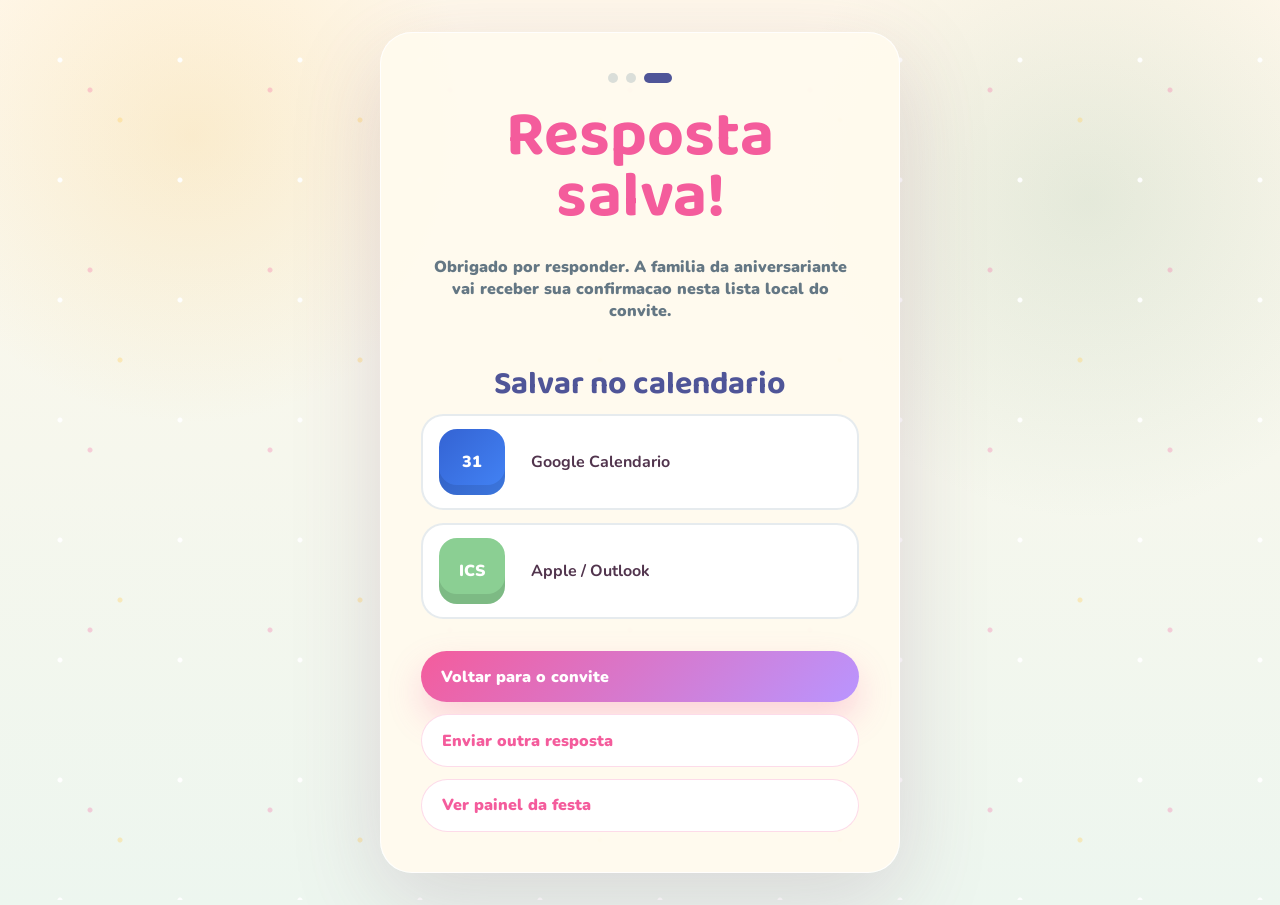
<file: thanks.html>
<!doctype html>
<html lang="pt-BR">
<head>
  <meta charset="utf-8">
  <meta name="viewport" content="width=device-width, initial-scale=1">
  <title>Resposta salva - Convite</title>
  <link rel="preconnect" href="https://fonts.googleapis.com">
  <link rel="preconnect" href="https://fonts.gstatic.com" crossorigin>
  <link href="https://fonts.googleapis.com/css2?family=Baloo+2:wght@500;700;800&family=Nunito:wght@400;700;900&display=swap" rel="stylesheet">
  <link rel="stylesheet" href="styles.css">
</head>
<body class="step-page">
  <main class="step-card">
    <div class="progress-dots" aria-label="Resposta concluida">
      <span></span><span></span><span class="is-active"></span>
    </div>
    <h1>Resposta salva!</h1>
    <p>Obrigado por responder. A familia da aniversariante vai receber sua confirmacao nesta lista local do convite.</p>
    <div class="calendar-options">
      <h2>Salvar no calendario</h2>
      <a class="calendar-option google" target="_blank" rel="noreferrer" href="https://calendar.google.com/calendar/render?action=TEMPLATE&text=Aniversario%20infantil%20Festa%20Junina">
        <span class="calendar-icon google-icon">31</span>
        <strong>Google Calendario</strong>
      </a>
      <a class="calendar-option" href="cecilia-aniversario.ics" download>
        <span class="calendar-icon">ICS</span>
        <strong>Apple / Outlook</strong>
      </a>
    </div>
    <div class="step-actions">
      <a class="btn btn-primary" href="index.html#rsvp">Voltar para o convite</a>
      <a class="btn btn-ghost" href="rsvp.html">Enviar outra resposta</a>
      <a class="btn btn-ghost" href="admin.html">Ver painel da festa</a>
    </div>
  </main>
</body>
</html>
</file>
<file: styles.css>
:root {
  --ink: #28445a;
  --paper: #fff8eb;
  --cream: #fff0c8;
  --blue: #77a9c7;
  --blue-dark: #315e77;
  --red: #c66a58;
  --yellow: #f4c873;
  --green: #7ea889;
  --sage: #dcebd8;
  --shadow: 0 24px 70px rgba(46, 82, 105, .16);
}

* { box-sizing: border-box; }
html { scroll-behavior: smooth; }
body {
  margin: 0;
  color: var(--ink);
  font-family: "Nunito", sans-serif;
  background:
    radial-gradient(circle at 10% 10%, rgba(244, 200, 115, .26), transparent 24rem),
    radial-gradient(circle at 90% 20%, rgba(119, 169, 199, .22), transparent 25rem),
    linear-gradient(180deg, #fff8eb 0%, #edf6ed 50%, #f8f3e8 100%);
}

.hero {
  min-height: 100vh;
  position: relative;
  display: grid;
  place-items: center;
  overflow: hidden;
  padding: 6rem 1.25rem 4rem;
  background:
    linear-gradient(rgba(119, 169, 199, .20), rgba(255, 248, 232, .36)),
    repeating-linear-gradient(45deg, rgba(255,255,255,.32) 0 12px, transparent 12px 24px);
}

.hero::before,
.hero::after {
  content: "";
  position: absolute;
  border-radius: 50%;
  filter: blur(2px);
  opacity: .75;
}
.hero::before { width: 34rem; height: 34rem; background: #f1d89c; left: -12rem; bottom: -13rem; }
.hero::after { width: 30rem; height: 30rem; background: #cfe6ed; right: -10rem; top: 8rem; }

.nav {
  position: fixed;
  z-index: 20;
  top: 1rem;
  left: 50%;
  transform: translateX(-50%);
  display: flex;
  gap: .4rem;
  padding: .45rem;
  border: 1px solid rgba(255,255,255,.65);
  border-radius: 999px;
  background: rgba(255, 250, 238, .78);
  backdrop-filter: blur(18px);
  box-shadow: 0 10px 30px rgba(32, 66, 120, .13);
}
.nav a {
  color: var(--blue-dark);
  text-decoration: none;
  font-weight: 900;
  font-size: .88rem;
  padding: .65rem .9rem;
  border-radius: 999px;
}
.nav a:hover { background: var(--blue); color: white; }

.bandeirinhas {
  position: absolute;
  z-index: 2;
  top: 5.4rem;
  width: min(950px, 94vw);
  height: 90px;
  background:
    linear-gradient(135deg, transparent 48%, #c66a58 50% 70%, transparent 72%) 0 0 / 90px 70px repeat-x,
    linear-gradient(225deg, transparent 48%, #7ea889 50% 70%, transparent 72%) 45px 8px / 90px 70px repeat-x;
  animation: flagsWave 4.8s ease-in-out infinite;
}

.hero-card {
  position: relative;
  z-index: 5;
  width: min(760px, 100%);
  text-align: center;
  padding: clamp(2rem, 7vw, 5rem);
  border-radius: 2.5rem;
  background: rgba(255, 248, 232, .84);
  border: 2px solid rgba(255,255,255,.8);
  box-shadow: var(--shadow);
}
.eyebrow {
  margin: 0 0 .5rem;
  color: var(--red);
  letter-spacing: .16em;
  text-transform: uppercase;
  font-weight: 900;
}
h1, h2, h3 {
  font-family: "Baloo 2", cursive;
  line-height: .95;
}
h1 {
  margin: 0;
  color: var(--blue-dark);
  font-size: clamp(4.5rem, 16vw, 10rem);
  text-shadow: 0 8px 0 rgba(244, 200, 115, .45);
}
h2 {
  margin: .4rem 0 1rem;
  font-size: clamp(2.4rem, 7vw, 5rem);
  color: var(--blue-dark);
}
.subtitle {
  margin: 1rem auto 2rem;
  max-width: 34rem;
  font-size: 1.25rem;
}
.hero-actions, .choice-row {
  display: flex;
  flex-wrap: wrap;
  gap: .75rem;
  justify-content: center;
}

.sao-joao-stage {
  position: relative;
  display: grid;
  grid-template-columns: 1fr 1.2fr 1fr;
  align-items: end;
  gap: .6rem;
  width: min(420px, 100%);
  min-height: 150px;
  margin: 1rem auto .35rem;
  padding: 1rem 1.2rem 0;
  border-radius: 1.4rem;
  background:
    radial-gradient(circle at 50% 84%, rgba(244, 200, 115, .36), transparent 42%),
    linear-gradient(180deg, rgba(220, 235, 216, .7), rgba(255, 248, 235, .62));
  overflow: hidden;
}
.sao-joao-stage::before {
  content: "";
  position: absolute;
  inset: auto 1rem .85rem;
  height: 12px;
  border-radius: 999px;
  background: rgba(49, 94, 119, .12);
}
.bonfire,
.dancer {
  position: relative;
  z-index: 2;
  height: 116px;
}
.bonfire {
  width: 120px;
  justify-self: center;
  animation: fireGlow 2s ease-in-out infinite;
}
.flame {
  position: absolute;
  left: 50%;
  bottom: 28px;
  display: block;
  width: 54px;
  height: 74px;
  border-radius: 52% 48% 48% 52%;
  transform: translateX(-50%) rotate(45deg);
  transform-origin: 50% 85%;
}
.flame-back {
  background: #d86a4d;
  animation: flameBack .8s ease-in-out infinite alternate;
}
.flame-front {
  width: 34px;
  height: 52px;
  bottom: 31px;
  background: #ffd37a;
  animation: flameFront .62s ease-in-out infinite alternate;
}
.wood {
  position: absolute;
  bottom: 20px;
  left: 28px;
  width: 74px;
  height: 14px;
  border-radius: 999px;
  background: #7b4b32;
}
.wood-one { transform: rotate(20deg); }
.wood-two { transform: rotate(-20deg); }
.spark {
  position: absolute;
  width: 7px;
  height: 7px;
  border-radius: 50%;
  background: #ffd37a;
  opacity: 0;
}
.spark-one { left: 34px; bottom: 86px; animation: spark 1.8s .1s infinite; }
.spark-two { left: 60px; bottom: 96px; animation: spark 2.2s .4s infinite; }
.spark-three { left: 82px; bottom: 78px; animation: spark 1.9s .8s infinite; }

.dancer {
  width: 92px;
  justify-self: center;
  transform-origin: 50% 95%;
  animation: dance 1.2s ease-in-out infinite;
}
.dancer-right { animation-delay: .32s; }
.dancer span { position: absolute; display: block; }
.hat {
  left: 20px;
  top: 13px;
  width: 52px;
  height: 18px;
  border-radius: 50% 50% 8px 8px;
  background: var(--yellow);
  transform: rotate(-4deg);
}
.hat::before {
  content: "";
  position: absolute;
  left: 15px;
  top: -18px;
  border-left: 11px solid transparent;
  border-right: 11px solid transparent;
  border-bottom: 23px solid #b98955;
}
.head {
  left: 31px;
  top: 31px;
  width: 30px;
  height: 30px;
  border-radius: 50%;
  background: #d9a47d;
}
.body {
  left: 24px;
  top: 61px;
  width: 44px;
  height: 40px;
  border-radius: 14px 14px 20px 20px;
  background:
    linear-gradient(90deg, rgba(255,255,255,.24) 0 18%, transparent 18% 34%, rgba(255,255,255,.24) 34% 50%, transparent 50% 66%, rgba(255,255,255,.24) 66% 82%, transparent 82%),
    var(--green);
}
.body::before,
.body::after {
  content: "";
  position: absolute;
  top: 8px;
  width: 30px;
  height: 8px;
  border-radius: 999px;
  background: #d9a47d;
}
.body::before { left: -23px; transform: rotate(-28deg); }
.body::after { right: -23px; transform: rotate(28deg); }
.leg {
  top: 98px;
  width: 11px;
  height: 24px;
  border-radius: 999px;
  background: #315e77;
}
.leg-one { left: 34px; transform: rotate(11deg); }
.leg-two { left: 51px; transform: rotate(-11deg); }
.btn {
  border: 0;
  border-radius: 999px;
  padding: .9rem 1.25rem;
  cursor: pointer;
  font: 900 1rem "Nunito", sans-serif;
  text-decoration: none;
  transition: transform .2s ease, box-shadow .2s ease;
}
.btn:hover { transform: translateY(-2px); }
.btn:active { transform: translateY(1px) scale(.98); }
.btn-primary {
  color: white;
  background: linear-gradient(135deg, var(--blue-dark), #477f8d);
  box-shadow: 0 14px 28px rgba(49, 94, 119, .20);
}
.btn-ghost {
  color: var(--blue-dark);
  background: white;
  border: 1px solid rgba(18,75,134,.18);
}
.scroll-hint {
  position: absolute;
  z-index: 6;
  bottom: 1.2rem;
  font-weight: 900;
  color: var(--blue-dark);
}

.section {
  width: min(1100px, calc(100% - 2rem));
  margin: 0 auto 2rem;
  padding: clamp(2rem, 5vw, 4rem);
  border-radius: 2rem;
  background: rgba(255,255,255,.74);
  box-shadow: 0 18px 50px rgba(32, 82, 130, .12);
  border: 1px solid rgba(255,255,255,.8);
}
.section-label {
  display: inline-flex;
  padding: .45rem .8rem;
  border-radius: 999px;
  color: white;
  background: var(--blue);
  font-weight: 900;
  text-transform: uppercase;
  letter-spacing: .08em;
  font-size: .78rem;
}
.message p, .gifts p, .deadline {
  font-size: 1.18rem;
  line-height: 1.7;
}
.mini-cards, .gift-grid, .event-grid {
  display: grid;
  grid-template-columns: repeat(auto-fit, minmax(220px, 1fr));
  gap: 1rem;
  margin-top: 1.5rem;
}
.mini-cards span, .gift-grid article, .glass-card {
  padding: 1.2rem;
  border-radius: 1.3rem;
  background: var(--cream);
  border: 1px dashed rgba(18,75,134,.22);
  font-weight: 900;
}
.glass-card strong {
  display: block;
  color: var(--red);
  margin-bottom: .5rem;
}
.countdown {
  display: grid;
  grid-template-columns: repeat(4, 1fr);
  gap: .5rem;
}
.countdown span {
  display: grid;
  place-items: center;
  min-height: 72px;
  border-radius: 1rem;
  color: white;
  background: var(--blue-dark);
  font-size: .75rem;
  text-transform: uppercase;
  font-weight: 900;
}
.countdown b {
  display: block;
  font-size: 1.7rem;
}
.map-card {
  display: grid;
  grid-template-columns: .85fr 1.15fr;
  gap: 1.25rem;
  align-items: stretch;
  margin-top: 1.25rem;
  padding: 1rem;
  border-radius: 1.5rem;
  background: #17324d;
  color: white;
}
.calendar-strip {
  display: flex;
  align-items: center;
  justify-content: space-between;
  gap: 1rem;
  margin-top: 1.25rem;
  padding: 1rem;
  border-radius: 1.4rem;
  background: rgba(255, 255, 255, .68);
  border: 1px solid rgba(49, 94, 119, .12);
}
.calendar-strip strong {
  display: block;
  color: var(--blue-dark);
  font-weight: 900;
}
.calendar-strip p {
  margin: .25rem 0 0;
}
.calendar-actions {
  display: flex;
  flex-wrap: wrap;
  gap: .6rem;
}
.calendar-pill {
  display: inline-flex;
  align-items: center;
  justify-content: center;
  min-height: 46px;
  padding: .75rem 1rem;
  border-radius: 999px;
  color: var(--blue-dark);
  background: white;
  border: 1px solid rgba(49, 94, 119, .14);
  text-decoration: none;
  font-weight: 900;
}
.calendar-pill.google {
  color: white;
  background: #4384f6;
}
.map-card h3 { margin: .4rem 0; font-size: 2rem; color: var(--yellow); }
.map-card iframe {
  width: 100%;
  min-height: 320px;
  border: 0;
  border-radius: 1rem;
}

.rsvp-form, .message-form {
  display: grid;
  gap: 1rem;
  margin: 1.5rem 0;
}
.rsvp-invite-card {
  position: relative;
  overflow: hidden;
  margin: 1.5rem 0;
  padding: 1.6rem;
  border-radius: 1.5rem;
  background: linear-gradient(135deg, rgba(220, 235, 216, .92), rgba(255, 248, 235, .96));
  border: 1px solid rgba(49, 94, 119, .14);
}
.rsvp-invite-card h3 {
  margin: 0 0 .5rem;
  font-size: 2rem;
  color: var(--blue-dark);
}
.floating-lantern {
  position: absolute;
  right: 2rem;
  top: 1.2rem;
  width: 54px;
  height: 70px;
  border-radius: 50% 50% 42% 42%;
  background: linear-gradient(#f7d88e, #c66a58);
  box-shadow: 0 12px 34px rgba(198, 106, 88, .18);
  animation: lanternFloat 2.8s ease-in-out infinite;
}
.floating-lantern::before {
  content: "";
  position: absolute;
  left: 21px;
  top: -18px;
  width: 12px;
  height: 22px;
  border-radius: 999px;
  border: 2px solid rgba(49, 94, 119, .28);
}

.rsvp-page {
  min-height: 100vh;
  display: grid;
  place-items: center;
  padding: 2rem 1rem;
  overflow-x: hidden;
}
.rsvp-scene {
  position: fixed;
  inset: 0;
  pointer-events: none;
  background:
    radial-gradient(circle at 50% 88%, rgba(244, 200, 115, .24), transparent 22rem),
    linear-gradient(180deg, #eef7ef 0%, #fff8eb 100%);
}
.rsvp-balloon {
  position: fixed;
  width: 76px;
  height: 92px;
  border-radius: 48% 48% 44% 44%;
  background: linear-gradient(135deg, #f4c873, #c66a58);
  opacity: .75;
  animation: balloonRise 7s ease-in-out infinite;
}
.rsvp-balloon::after {
  content: "";
  position: absolute;
  left: 36px;
  top: 92px;
  width: 1px;
  height: 70px;
  background: rgba(49, 94, 119, .28);
}
.rsvp-balloon.one { left: 8%; bottom: -120px; animation-delay: .2s; }
.rsvp-balloon.two { right: 11%; bottom: -160px; transform: scale(.82); animation-delay: 2.2s; }
.rsvp-balloon.three { left: 48%; bottom: -180px; transform: scale(.68); animation-delay: 4s; }
.rsvp-modal-card {
  position: relative;
  z-index: 3;
  width: min(560px, 100%);
  padding: clamp(1.4rem, 4vw, 2.4rem);
  border-radius: 2rem;
  background: rgba(255, 250, 238, .94);
  border: 1px solid rgba(255,255,255,.9);
  box-shadow: var(--shadow);
  animation: cardEnter .7s cubic-bezier(.2, .8, .2, 1) both;
}
.modal-close {
  position: absolute;
  right: 1rem;
  top: 1rem;
  display: grid;
  place-items: center;
  width: 42px;
  height: 42px;
  border-radius: 50%;
  color: var(--blue-dark);
  background: white;
  text-decoration: none;
  font-size: 1.5rem;
  font-weight: 900;
  box-shadow: 0 10px 22px rgba(49, 94, 119, .12);
}
.rsvp-modal-card h1 {
  margin: 1rem 0 .5rem;
  font-size: clamp(2.2rem, 8vw, 4.2rem);
  text-shadow: none;
}
.rsvp-modal-card .subtitle {
  margin-bottom: 1.4rem;
}
.rsvp-options {
  display: grid;
  gap: .8rem;
}
.rsvp-option {
  display: grid;
  grid-template-columns: 76px 1fr;
  align-items: center;
  gap: 1rem;
  width: 100%;
  min-height: 96px;
  border: 2px solid rgba(49, 94, 119, .12);
  border-radius: 1.4rem;
  padding: .8rem 1rem;
  color: var(--ink);
  background: white;
  cursor: pointer;
  text-align: left;
  font: 900 1.1rem "Nunito", sans-serif;
  transition: transform .2s ease, border-color .2s ease, background .2s ease;
}
.rsvp-option:hover {
  transform: translateY(-3px);
  border-color: var(--blue);
  background: #f7fbff;
}
.emoji-face {
  display: grid;
  place-items: center;
  width: 70px;
  height: 70px;
  border-radius: 50%;
  background: #f4c873;
  font-size: 2.2rem;
  box-shadow: inset 0 -8px 0 rgba(198, 106, 88, .18);
  animation: faceBounce 1.6s ease-in-out infinite;
}
.rsvp-option:nth-child(2) .emoji-face {
  background: #cfe6ed;
  animation-delay: .3s;
}
.rsvp-details {
  display: none;
  margin-top: 1.2rem;
  padding-top: 1.2rem;
  border-top: 1px dashed rgba(49, 94, 119, .22);
}
.rsvp-details.is-open {
  display: grid;
  gap: 1rem;
  animation: cardEnter .35s ease both;
}
.success-box {
  display: none;
  margin-top: 1rem;
  padding: 1rem;
  border-radius: 1rem;
  color: #23513a;
  background: rgba(126, 168, 137, .20);
  font-weight: 900;
}
.success-box.is-open { display: block; }
.rsvp-helper {
  margin: 1rem 0 0;
  color: rgba(40, 68, 90, .72);
  text-align: center;
  font-weight: 900;
}
.step-page {
  min-height: 100vh;
  display: grid;
  place-items: center;
  padding: 2rem 1rem;
  background:
    radial-gradient(circle at 15% 15%, rgba(244, 200, 115, .25), transparent 18rem),
    radial-gradient(circle at 85% 22%, rgba(126, 168, 137, .18), transparent 20rem),
    linear-gradient(180deg, #fff8eb, #edf6ef);
}
.step-card {
  width: min(520px, 100%);
  min-height: 620px;
  display: flex;
  flex-direction: column;
  justify-content: center;
  padding: clamp(1.4rem, 5vw, 2.5rem);
  border-radius: 2rem;
  background: rgba(255, 250, 238, .96);
  box-shadow: var(--shadow);
  border: 1px solid rgba(255,255,255,.9);
  animation: cardEnter .55s ease both;
}
.step-card h1 {
  margin: 0 0 .7rem;
  font-size: clamp(2.2rem, 8vw, 4rem);
  text-align: center;
  text-shadow: none;
}
.step-card small,
.step-card p {
  display: block;
  text-align: center;
  color: rgba(40, 68, 90, .72);
  font-weight: 900;
}
.step-form {
  display: grid;
  gap: 1rem;
  margin: 2rem 0;
}
.step-actions {
  display: grid;
  gap: .75rem;
  margin-top: auto;
}
.calendar-options {
  display: grid;
  gap: .85rem;
  margin: 2rem 0;
}
.calendar-options h2 {
  margin: 0;
  font-size: 2rem;
  text-align: center;
}
.calendar-option {
  min-height: 96px;
  display: grid;
  grid-template-columns: 76px 1fr;
  align-items: center;
  gap: 1rem;
  padding: .8rem 1rem;
  border-radius: 1.4rem;
  color: var(--ink);
  background: white;
  border: 2px solid rgba(49, 94, 119, .12);
  text-decoration: none;
  transition: transform .2s ease, border-color .2s ease;
}
.calendar-option:hover {
  transform: translateY(-3px);
  border-color: var(--blue);
}
.calendar-icon {
  display: grid;
  place-items: center;
  width: 66px;
  height: 66px;
  border-radius: 18px;
  color: white;
  background: var(--green);
  font-weight: 900;
  box-shadow: inset 0 -10px 0 rgba(0,0,0,.10);
}
.google-icon {
  background: linear-gradient(135deg, #3463d3, #4384f6);
}
.age-options {
  display: grid;
  gap: 1rem;
  margin: 2rem 0;
}
.age-option {
  width: 100%;
  min-height: 112px;
  border: 2px solid rgba(49, 94, 119, .14);
  border-radius: 1.4rem;
  padding: 1rem 1.25rem;
  color: var(--ink);
  background: white;
  cursor: pointer;
  text-align: left;
  font: 900 1.08rem "Nunito", sans-serif;
  display: flex;
  align-items: center;
  justify-content: space-between;
  transition: transform .2s ease, border-color .2s ease, background .2s ease;
}
.age-option:hover {
  transform: translateY(-3px);
  border-color: var(--green);
  background: #f8fff7;
}
.age-option::after {
  content: ">";
  display: grid;
  place-items: center;
  width: 36px;
  height: 36px;
  border-radius: 50%;
  color: white;
  background: var(--green);
}
.admin-page {
  min-height: 100vh;
  padding: 2rem 1rem;
  background:
    radial-gradient(circle at 10% 10%, rgba(119, 169, 199, .20), transparent 20rem),
    linear-gradient(180deg, #fff8eb, #edf6ef);
}
.admin-shell {
  width: min(1180px, 100%);
  margin: 0 auto;
}
.admin-header {
  display: flex;
  align-items: end;
  justify-content: space-between;
  gap: 1rem;
  flex-wrap: wrap;
  margin-bottom: 1.5rem;
}
.admin-header h1 {
  margin: 0;
  font-size: clamp(2.4rem, 8vw, 5rem);
  text-shadow: none;
}
.admin-grid {
  display: grid;
  grid-template-columns: repeat(4, 1fr);
  gap: 1rem;
  margin-bottom: 1rem;
}
.admin-stat,
.admin-panel {
  border-radius: 1.4rem;
  background: rgba(255, 250, 238, .92);
  border: 1px solid rgba(49, 94, 119, .12);
  box-shadow: 0 14px 36px rgba(46, 82, 105, .10);
  padding: 1rem;
}
.admin-stat strong {
  display: block;
  font-size: 2rem;
  color: var(--blue-dark);
}
.admin-toolbar {
  display: flex;
  flex-wrap: wrap;
  gap: .75rem;
  margin: 1rem 0;
}
.admin-table {
  width: 100%;
  border-collapse: collapse;
  overflow: hidden;
  border-radius: 1rem;
}
.admin-table th,
.admin-table td {
  padding: .8rem;
  border-bottom: 1px solid rgba(49, 94, 119, .12);
  text-align: left;
  vertical-align: top;
}
.admin-table th {
  color: var(--blue-dark);
  background: rgba(220, 235, 216, .65);
  font-size: .8rem;
  text-transform: uppercase;
}
.admin-empty {
  padding: 2rem;
  text-align: center;
  color: rgba(40, 68, 90, .72);
  font-weight: 900;
}
.contact-note {
  margin-top: -.35rem;
  color: rgba(40, 68, 90, .68);
  font-size: .9rem;
  font-weight: 900;
}
.guest-review-list {
  display: grid;
  gap: 1rem;
  margin: 2rem 0;
}
.guest-review-card,
.add-companion-card {
  width: 100%;
  min-height: 112px;
  display: flex;
  align-items: center;
  justify-content: space-between;
  gap: 1rem;
  padding: 1rem 1.25rem;
  border-radius: 1.4rem;
  border: 2px solid rgba(49, 94, 119, .14);
  background: white;
  text-decoration: none;
  color: var(--ink);
}
.guest-review-card strong,
.add-companion-card strong {
  display: block;
  color: var(--ink);
  font-weight: 900;
}
.guest-review-card small {
  text-align: left;
}
.circle-action {
  display: grid;
  place-items: center;
  flex: 0 0 auto;
  width: 42px;
  height: 42px;
  border-radius: 50%;
  color: white;
  background: var(--blue-dark);
  font-weight: 900;
}
.progress-dots {
  display: flex;
  justify-content: center;
  gap: .5rem;
  margin-bottom: 1.5rem;
}
.progress-dots span {
  width: 10px;
  height: 10px;
  border-radius: 50%;
  background: rgba(49, 94, 119, .18);
}
.progress-dots .is-active {
  width: 28px;
  border-radius: 999px;
  background: var(--blue-dark);
}
label {
  display: grid;
  gap: .45rem;
  font-weight: 900;
}
input, textarea {
  width: 100%;
  border: 2px solid rgba(18,75,134,.15);
  border-radius: 1rem;
  padding: 1rem;
  color: var(--ink);
  background: white;
  font: 700 1rem "Nunito", sans-serif;
  outline: none;
}
input:focus, textarea:focus {
  border-color: var(--blue);
  box-shadow: 0 0 0 4px rgba(47,128,216,.12);
}
.choice-row label {
  display: inline-flex;
  align-items: center;
  gap: .5rem;
  padding: .8rem 1rem;
  border-radius: 999px;
  background: white;
}
.panel {
  padding: 1rem;
  border-radius: 1.5rem;
  background: #f6fbff;
}
.stats {
  display: flex;
  flex-wrap: wrap;
  gap: .65rem;
  margin-bottom: 1rem;
}
.stats span, .list article, .message-wall article {
  padding: .85rem 1rem;
  border-radius: 1rem;
  background: white;
  box-shadow: 0 10px 24px rgba(32,82,130,.08);
}
.list, .message-wall {
  display: grid;
  gap: .75rem;
  margin: 1rem 0;
}
.list article strong, .message-wall article strong {
  color: var(--blue-dark);
}
.message-wall article p { margin: .35rem 0 0; }

.footer {
  display: flex;
  justify-content: center;
  gap: 1rem;
  flex-wrap: wrap;
  padding: 3rem 1rem;
  color: white;
  background: var(--blue-dark);
  font-weight: 900;
}

@keyframes flagsWave {
  0%, 100% { transform: translateY(0); }
  50% { transform: translateY(5px); }
}

@keyframes fireGlow {
  0%, 100% { filter: drop-shadow(0 0 9px rgba(244, 200, 115, .48)); }
  50% { filter: drop-shadow(0 0 18px rgba(216, 106, 77, .45)); }
}

@keyframes flameBack {
  from { transform: translateX(-50%) rotate(39deg) scale(.95); }
  to { transform: translateX(-50%) rotate(50deg) scale(1.06); }
}

@keyframes flameFront {
  from { transform: translateX(-50%) rotate(51deg) scale(.88); }
  to { transform: translateX(-50%) rotate(42deg) scale(1.04); }
}

@keyframes spark {
  0% { transform: translateY(0) scale(.4); opacity: 0; }
  22% { opacity: .9; }
  100% { transform: translateY(-42px) translateX(14px) scale(1); opacity: 0; }
}

@keyframes dance {
  0%, 100% { transform: rotate(-4deg) translateY(0); }
  50% { transform: rotate(5deg) translateY(-8px); }
}

@keyframes lanternFloat {
  0%, 100% { transform: translateY(0) rotate(-3deg); }
  50% { transform: translateY(-13px) rotate(4deg); }
}

@keyframes balloonRise {
  0% { transform: translateY(0) rotate(-5deg); opacity: 0; }
  16% { opacity: .8; }
  100% { transform: translateY(-120vh) rotate(6deg); opacity: 0; }
}

@keyframes cardEnter {
  from { opacity: 0; transform: translateY(26px) scale(.96); }
  to { opacity: 1; transform: translateY(0) scale(1); }
}

@keyframes faceBounce {
  0%, 100% { transform: translateY(0) rotate(-4deg); }
  50% { transform: translateY(-6px) rotate(5deg); }
}
.footer a { color: var(--yellow); }

@media (max-width: 780px) {
  .nav {
    width: calc(100% - 1rem);
    overflow-x: auto;
    justify-content: flex-start;
  }
  .mini-cards, .gift-grid, .event-grid, .map-card {
    grid-template-columns: 1fr;
  }
  .section {
    width: min(100% - 1rem, 1100px);
    border-radius: 1.4rem;
  }
  .countdown { grid-template-columns: repeat(2, 1fr); }
  .admin-grid { grid-template-columns: repeat(2, 1fr); }
  .admin-table { font-size: .86rem; }
}

/* Premium Festa Junina layer */
:root {
  --ink: #51344d;
  --paper: #fff7ed;
  --cream: #fff0c8;
  --pink: #f45c9c;
  --pink-soft: #ffd7e8;
  --lilac: #b995ff;
  --gold: #ffd166;
  --sky: #91d9ff;
  --straw: #f4dfad;
  --wood: #8a5538;
  --blue-dark: #4f5598;
  --green: #8bcf93;
  --red: #f06f74;
  --shadow: 0 26px 90px rgba(116, 67, 104, .18);
}

body {
  font-family: "Nunito", sans-serif;
  background:
    radial-gradient(circle at 8% 12%, rgba(244, 92, 156, .22), transparent 20rem),
    radial-gradient(circle at 92% 10%, rgba(145, 217, 255, .28), transparent 22rem),
    radial-gradient(circle at 50% 45%, rgba(255, 209, 102, .20), transparent 30rem),
    linear-gradient(180deg, #fff7ed 0%, #fff1f8 38%, #eef9ff 72%, #fff7ed 100%);
}

body::before {
  content: "";
  position: fixed;
  inset: 0;
  pointer-events: none;
  z-index: 0;
  background-image:
    radial-gradient(circle, rgba(255,255,255,.95) 0 2px, transparent 3px),
    radial-gradient(circle, rgba(244,92,156,.28) 0 2px, transparent 3px),
    radial-gradient(circle, rgba(255,209,102,.38) 0 2px, transparent 3px);
  background-size: 120px 120px, 180px 180px, 240px 240px;
  animation: particleDrift 18s linear infinite;
}

main, .footer { position: relative; z-index: 1; }

.hero {
  background:
    linear-gradient(180deg, rgba(255, 215, 232, .54), rgba(255, 247, 237, .78)),
    repeating-linear-gradient(115deg, rgba(255,255,255,.35) 0 16px, transparent 16px 32px);
}

.hero-card {
  overflow: hidden;
  background:
    linear-gradient(145deg, rgba(255,255,255,.92), rgba(255,241,248,.88)),
    radial-gradient(circle at 20% 20%, rgba(255,209,102,.32), transparent 14rem);
  border: 3px solid rgba(255,255,255,.88);
  box-shadow: 0 34px 120px rgba(244, 92, 156, .20);
  animation: heroReveal .9s cubic-bezier(.2,.9,.2,1) both;
}

.hero-card::before,
.hero-card::after {
  content: "";
  position: absolute;
  border-radius: 999px;
  opacity: .22;
  pointer-events: none;
}
.hero-card::before {
  width: 190px;
  height: 190px;
  left: -70px;
  top: -60px;
  background: var(--gold);
}
.hero-card::after {
  width: 150px;
  height: 150px;
  right: -45px;
  bottom: -45px;
  background: var(--sky);
}

.eyebrow {
  color: var(--pink);
  font-family: "Poppins", sans-serif;
}

h1, h2, h3 { font-family: "Baloo 2", "Fredoka", cursive; }

h1 {
  color: var(--pink);
  text-shadow:
    0 7px 0 rgba(255,209,102,.58),
    0 18px 36px rgba(244,92,156,.20);
}

.shine-text {
  background: linear-gradient(90deg, var(--pink), var(--lilac), var(--gold), var(--pink));
  background-size: 220% auto;
  color: transparent;
  -webkit-background-clip: text;
  background-clip: text;
  animation: textShine 4s linear infinite;
}

.hero-date {
  display: inline-flex;
  margin: .35rem 0 .5rem;
  padding: .55rem 1rem;
  border-radius: 999px;
  color: #744b2d;
  background: rgba(255, 209, 102, .36);
  font-family: "Fredoka", sans-serif;
  font-weight: 700;
}

.nav {
  background: rgba(255,255,255,.76);
  box-shadow: 0 12px 38px rgba(244,92,156,.16);
}
.nav a:hover {
  background: linear-gradient(135deg, var(--pink), var(--lilac));
  color: white;
}

.bandeirinhas {
  filter: drop-shadow(0 12px 18px rgba(81,52,77,.12));
  background:
    linear-gradient(135deg, transparent 48%, #f45c9c 50% 70%, transparent 72%) 0 0 / 86px 74px repeat-x,
    linear-gradient(225deg, transparent 48%, #ffd166 50% 70%, transparent 72%) 43px 8px / 86px 74px repeat-x,
    linear-gradient(135deg, transparent 48%, #91d9ff 50% 70%, transparent 72%) 86px 5px / 86px 74px repeat-x;
}

.ambient span {
  position: absolute;
  z-index: 3;
  pointer-events: none;
}
.ambient .cloud,
.ambient .balloon,
.ambient .lantern,
.section-deco,
.hero-girl {
  margin-top: var(--parallax, 0);
}

.cloud {
  width: 150px;
  height: 54px;
  border-radius: 999px;
  background: rgba(255,255,255,.86);
  box-shadow: 35px -15px 0 rgba(255,255,255,.72), 75px 2px 0 rgba(255,255,255,.62);
  animation: cloudFloat 10s ease-in-out infinite;
}
.cloud-one { left: 4%; top: 17%; }
.cloud-two { right: 9%; top: 28%; transform: scale(.8); animation-delay: 1.8s; }

.balloon {
  width: 72px;
  height: 90px;
  border-radius: 48% 48% 44% 44%;
  box-shadow: inset -10px -14px 0 rgba(0,0,0,.08);
  animation: slowRise 11s ease-in-out infinite;
}
.balloon::after {
  content: "";
  position: absolute;
  left: 35px;
  top: 88px;
  width: 1px;
  height: 76px;
  background: rgba(81,52,77,.28);
}
.balloon-pink { left: 10%; bottom: -110px; background: linear-gradient(135deg, #ff8abc, var(--pink)); }
.balloon-blue { right: 13%; bottom: -150px; background: linear-gradient(135deg, #c7f0ff, var(--sky)); animation-delay: 3s; }

.kite {
  width: 60px;
  height: 60px;
  background: linear-gradient(135deg, var(--gold) 0 50%, var(--pink) 50%);
  transform: rotate(45deg);
  animation: kiteGlide 5s ease-in-out infinite;
}
.kite::after {
  content: "";
  position: absolute;
  right: -45px;
  bottom: -45px;
  width: 78px;
  height: 1px;
  background: rgba(81,52,77,.24);
  transform: rotate(45deg);
}
.kite-one { left: 14%; top: 35%; }
.kite-two { right: 17%; top: 12%; transform: rotate(45deg) scale(.72); animation-delay: 1.2s; }

.lantern {
  width: 46px;
  height: 64px;
  border-radius: 50% 50% 42% 42%;
  background: linear-gradient(#fff2a8, #ff8a80);
  box-shadow: 0 0 28px rgba(255,209,102,.45);
  animation: lanternFloat 3.5s ease-in-out infinite;
}
.lantern-one { left: 7%; top: 62%; }
.lantern-two { right: 7%; top: 56%; animation-delay: .8s; }

.sparkle {
  width: 12px;
  height: 12px;
  background: var(--gold);
  clip-path: polygon(50% 0, 62% 36%, 100% 50%, 62% 64%, 50% 100%, 38% 64%, 0 50%, 38% 36%);
  animation: twinkle 1.8s ease-in-out infinite;
}
.sparkle-one { left: 24%; top: 22%; }
.sparkle-two { right: 28%; top: 40%; animation-delay: .55s; }
.sparkle-three { left: 50%; top: 14%; animation-delay: 1s; }

.section {
  position: relative;
  overflow: hidden;
  background:
    linear-gradient(145deg, rgba(255,255,255,.84), rgba(255,247,237,.78));
  border: 1px solid rgba(255,255,255,.9);
  backdrop-filter: blur(16px);
}

.section::before {
  content: "";
  position: absolute;
  inset: 0;
  pointer-events: none;
  opacity: .35;
  background:
    linear-gradient(90deg, transparent 0 47%, rgba(255,255,255,.72) 47% 53%, transparent 53%),
    linear-gradient(0deg, transparent 0 47%, rgba(244,92,156,.18) 47% 53%, transparent 53%);
  background-size: 56px 56px;
  mask-image: radial-gradient(circle at 100% 0, black, transparent 58%);
}

.section::after {
  content: "";
  position: absolute;
  inset: auto -4rem -5rem auto;
  width: 190px;
  height: 190px;
  border-radius: 50%;
  background: rgba(255,209,102,.20);
}

.section-label {
  background: linear-gradient(135deg, var(--pink), var(--lilac));
}

.glass-card,
.mini-cards span,
.gift-grid article,
.attire-grid article,
.gallery-card {
  transition: transform .24s ease, box-shadow .24s ease, border-color .24s ease;
}
.glass-card:hover,
.mini-cards span:hover,
.gift-grid article:hover,
.attire-grid article:hover,
.gallery-card:hover {
  transform: translateY(-7px) rotate(-.6deg);
  box-shadow: 0 20px 46px rgba(244,92,156,.16);
  border-color: rgba(244,92,156,.34);
}

.card-icon {
  display: grid;
  place-items: center;
  width: 42px;
  height: 42px;
  margin-bottom: .7rem;
  border-radius: 14px;
  color: white;
  background: linear-gradient(135deg, var(--gold), var(--pink));
  font-weight: 900;
}

.btn-primary {
  background: linear-gradient(135deg, var(--pink), var(--lilac));
  box-shadow: 0 16px 34px rgba(244, 92, 156, .26);
  animation: buttonPulse 2.2s ease-in-out infinite;
}
.btn-primary:hover,
.btn-ghost:hover {
  box-shadow: 0 18px 48px rgba(255, 209, 102, .36), 0 0 0 5px rgba(255,255,255,.62);
}
.btn-ghost {
  color: var(--pink);
  border-color: rgba(244,92,156,.22);
}

.attire-grid,
.gallery-grid {
  display: grid;
  grid-template-columns: repeat(3, 1fr);
  gap: 1rem;
  margin-top: 1.4rem;
}

.section-deco {
  position: absolute;
  pointer-events: none;
  z-index: 0;
}
.hat-deco {
  right: 3rem;
  top: 2rem;
  width: 92px;
  height: 28px;
  border-radius: 50% 50% 12px 12px;
  background: var(--straw);
  transform: rotate(8deg);
  box-shadow: inset 0 -8px 0 rgba(138,85,56,.12);
  animation: iconBounce 2.8s ease-in-out infinite;
}
.hat-deco::before {
  content: "";
  position: absolute;
  left: 29px;
  top: -38px;
  border-left: 18px solid transparent;
  border-right: 18px solid transparent;
  border-bottom: 45px solid #d3a96b;
}
.bow-deco {
  left: 2.2rem;
  bottom: 2rem;
  width: 36px;
  height: 28px;
  background: var(--pink);
  border-radius: 70% 30% 70% 30%;
  transform: rotate(-18deg);
  animation: twinkle 2.4s ease-in-out infinite;
}
.bow-deco::after {
  content: "";
  position: absolute;
  left: 30px;
  top: 0;
  width: 36px;
  height: 28px;
  border-radius: 30% 70% 30% 70%;
  background: var(--lilac);
}
.attire-grid article,
.gallery-card {
  min-height: 150px;
  display: grid;
  align-content: center;
  gap: .45rem;
  padding: 1.25rem;
  border-radius: 1.4rem;
  background: rgba(255,255,255,.78);
  border: 1px dashed rgba(244,92,156,.25);
}
.attire-grid span,
.gallery-card span {
  font-size: 2.6rem;
  filter: drop-shadow(0 8px 10px rgba(81,52,77,.12));
}
.attire-grid strong,
.gallery-card strong {
  color: var(--blue-dark);
  font-family: "Fredoka", sans-serif;
  font-size: 1.1rem;
}
.attire-grid small {
  color: rgba(81,52,77,.72);
  font-weight: 800;
}

.gallery-card:nth-child(1) { background: linear-gradient(145deg, #fff9cf, #fff); }
.gallery-card:nth-child(2) { background: linear-gradient(145deg, #ffe2ef, #fff); }
.gallery-card:nth-child(3) { background: linear-gradient(145deg, #fff1c6, #fff); }
.gallery-card:nth-child(4) { background: linear-gradient(145deg, #e7dcff, #fff); }
.gallery-card:nth-child(5) { background: linear-gradient(145deg, #f5e0bb, #fff); }
.gallery-card:nth-child(6) { background: linear-gradient(145deg, #dff5ff, #fff); }

.premium-form {
  grid-template-columns: 1fr 220px;
  align-items: end;
  padding: 1.2rem;
  border-radius: 1.5rem;
  background: linear-gradient(145deg, rgba(255,255,255,.82), rgba(255,215,232,.42));
  border: 1px solid rgba(244,92,156,.18);
}
.premium-form label:nth-of-type(3),
.premium-form button,
.premium-form .success-box {
  grid-column: 1 / -1;
}

.finale {
  min-height: 520px;
  display: grid;
  place-items: center;
  text-align: center;
  background:
    radial-gradient(circle at 20% 18%, rgba(255,209,102,.35), transparent 12rem),
    radial-gradient(circle at 85% 22%, rgba(244,92,156,.22), transparent 14rem),
    linear-gradient(145deg, rgba(255,255,255,.88), rgba(238,224,255,.72));
}
.finale h2 {
  max-width: 760px;
  margin-inline: auto;
}
.finale p {
  max-width: 680px;
  margin: 0 auto 1.5rem;
  font-size: 1.2rem;
  line-height: 1.7;
  font-weight: 800;
}
.finale-flags {
  top: 1.2rem;
  opacity: .85;
}
.finale-girl {
  position: absolute;
  top: auto;
  right: clamp(1rem, 8vw, 6rem);
  bottom: 1rem;
  transform: scale(1.08);
}
.finale-fireworks {
  position: absolute;
  inset: 0;
  pointer-events: none;
  background:
    radial-gradient(circle at 18% 28%, var(--gold) 0 3px, transparent 4px),
    radial-gradient(circle at 23% 24%, var(--pink) 0 2px, transparent 3px),
    radial-gradient(circle at 78% 26%, var(--sky) 0 3px, transparent 4px),
    radial-gradient(circle at 73% 21%, var(--lilac) 0 2px, transparent 3px);
  animation: finaleSpark 1.8s ease-in-out infinite;
}

.premium-form .success-box {
  margin: 0;
  text-align: center;
  border: 1px solid rgba(139,207,147,.36);
  background: linear-gradient(135deg, rgba(139,207,147,.22), rgba(255,255,255,.82));
}

.rsvp-invite-card {
  background:
    radial-gradient(circle at 88% 12%, rgba(255,209,102,.35), transparent 8rem),
    linear-gradient(135deg, rgba(255,215,232,.86), rgba(238,249,255,.94));
}

.confetti-piece {
  position: fixed;
  z-index: 999;
  width: 10px;
  height: 14px;
  border-radius: 3px;
  pointer-events: none;
  animation: confettiFall .9s ease-out forwards;
}

.firework {
  position: fixed;
  z-index: 2;
  width: 6px;
  height: 6px;
  pointer-events: none;
  border-radius: 50%;
  box-shadow:
    0 -30px 0 var(--gold),
    22px -22px 0 var(--pink),
    30px 0 0 var(--sky),
    22px 22px 0 var(--lilac),
    0 30px 0 var(--gold),
    -22px 22px 0 var(--pink),
    -30px 0 0 var(--sky),
    -22px -22px 0 var(--lilac);
  animation: fireworkPop 1s ease-out forwards;
}

.reveal {
  opacity: 0;
  transform: translateY(36px) scale(.98);
  transition: opacity .7s ease, transform .7s ease;
}
.reveal.is-visible {
  opacity: 1;
  transform: translateY(0) scale(1);
}

@keyframes heroReveal {
  from { opacity: 0; transform: translateY(34px) scale(.94); }
  to { opacity: 1; transform: translateY(0) scale(1); }
}
@keyframes textShine {
  to { background-position: 220% center; }
}
@keyframes particleDrift {
  to { background-position: 120px 240px, -180px 180px, 240px -240px; }
}
@keyframes cloudFloat {
  0%, 100% { transform: translateX(0); }
  50% { transform: translateX(24px); }
}
@keyframes slowRise {
  0% { transform: translateY(0) rotate(-4deg); opacity: 0; }
  12% { opacity: .9; }
  100% { transform: translateY(-120vh) rotate(5deg); opacity: 0; }
}
@keyframes kiteGlide {
  0%, 100% { translate: 0 0; }
  50% { translate: 18px -16px; }
}
@keyframes twinkle {
  0%, 100% { transform: scale(.6) rotate(0); opacity: .45; }
  50% { transform: scale(1.2) rotate(45deg); opacity: 1; }
}
@keyframes buttonPulse {
  0%, 100% { box-shadow: 0 16px 34px rgba(244, 92, 156, .26); }
  50% { box-shadow: 0 16px 44px rgba(244, 92, 156, .42); }
}
@keyframes iconBounce {
  0%, 100% { transform: translateY(0) rotate(8deg); }
  50% { transform: translateY(-9px) rotate(3deg); }
}
@keyframes finaleSpark {
  0%, 100% { opacity: .32; transform: scale(.96); }
  50% { opacity: .9; transform: scale(1.04); }
}
@keyframes confettiFall {
  to { transform: translate(var(--x), var(--y)) rotate(540deg); opacity: 0; }
}
@keyframes fireworkPop {
  0% { transform: scale(.15); opacity: 0; }
  18% { opacity: 1; }
  100% { transform: scale(1.5); opacity: 0; }
}

@media (max-width: 780px) {
  .ambient .cloud,
  .ambient .kite-two,
  .ambient .lantern-two { display: none; }
  .attire-grid,
  .gallery-grid,
  .premium-form {
    grid-template-columns: 1fr;
  }
  .premium-form label:nth-of-type(3),
  .premium-form button,
  .premium-form .success-box {
    grid-column: auto;
  }
  .hero-card {
    border-radius: 1.8rem;
  }
  .finale {
    min-height: 620px;
    padding-bottom: 9rem;
  }
  .finale-girl {
    right: 50%;
    bottom: .5rem;
    transform: translateX(50%) scale(.82);
  }
}

/* Fullscreen invitation opening */
.opening-invite {
  position: fixed;
  inset: 0;
  z-index: 1000;
  display: grid;
  place-items: center;
  overflow: hidden;
  padding: 1.25rem;
  background:
    radial-gradient(circle at 25% 18%, rgba(255,255,255,.88), transparent 12rem),
    radial-gradient(circle at 70% 30%, rgba(255,209,102,.35), transparent 18rem),
    linear-gradient(135deg, #ffd7e8 0%, #eee0ff 48%, #fff1c7 100%);
  transition: opacity .7s ease, visibility .7s ease;
}

.opening-invite.is-done {
  opacity: 0;
  visibility: hidden;
  pointer-events: none;
}

.opening-sky span {
  position: absolute;
  width: 78px;
  height: 96px;
  bottom: -130px;
  border-radius: 48% 48% 44% 44%;
  opacity: .75;
  animation: openingBalloon 5.5s ease-in-out infinite;
}
.opening-sky span::after {
  content: "";
  position: absolute;
  left: 50%;
  top: 94px;
  width: 1px;
  height: 72px;
  background: rgba(81,52,77,.28);
}
.opening-sky span:nth-child(1) { left: 10%; background: #f45c9c; }
.opening-sky span:nth-child(2) { left: 28%; background: #ffd166; animation-delay: 1.1s; transform: scale(.75); }
.opening-sky span:nth-child(3) { right: 22%; background: #91d9ff; animation-delay: 2.2s; transform: scale(.82); }
.opening-sky span:nth-child(4) { right: 8%; background: #b995ff; animation-delay: 3.2s; transform: scale(.68); }

.opening-envelope {
  position: relative;
  width: min(620px, 92vw);
  height: min(430px, 68vh);
  display: grid;
  place-items: center;
  filter: drop-shadow(0 34px 70px rgba(116,67,104,.28));
  animation: envelopeCall 1.45s ease-in-out infinite;
}

.opening-envelope::before {
  content: "";
  position: absolute;
  inset: -4rem;
  border-radius: 50%;
  background: radial-gradient(circle, rgba(255,255,255,.86), rgba(255,209,102,.16) 32%, transparent 66%);
  opacity: 0;
  transform: scale(.5);
}

.opening-invite.is-opening .opening-envelope {
  animation: envelopeOpenStage 2.9s ease forwards;
}

.opening-invite.is-opening .opening-envelope::before {
  animation: invitationGlow 1.8s .55s ease-out forwards;
}

.envelope-paper {
  position: absolute;
  inset: 28% 4% 8%;
  border-radius: 0 0 34px 34px;
  background:
    linear-gradient(135deg, rgba(255,255,255,.55), transparent),
    repeating-linear-gradient(45deg, rgba(244,223,173,.28) 0 8px, transparent 8px 16px),
    #fff7ed;
  border: 2px solid rgba(255,255,255,.8);
  box-shadow: inset 0 0 0 2px rgba(244,92,156,.08);
}

.envelope-paper::before {
  content: "";
  position: absolute;
  inset: 12px;
  border-radius: 0 0 24px 24px;
  border: 2px dashed rgba(244,92,156,.22);
}

.envelope-flap {
  position: absolute;
  background: linear-gradient(145deg, #fff7ed, #ffd7e8);
  border: 2px solid rgba(255,255,255,.88);
}
.envelope-flap.top {
  inset: 8% 4% 40%;
  clip-path: polygon(0 0, 100% 0, 50% 100%);
  transform-origin: 50% 0;
  z-index: 4;
}
.opening-invite.is-opening .envelope-flap.top {
  animation: topFlapOpen 1.05s .25s cubic-bezier(.2,.9,.2,1) forwards;
}
.envelope-flap.left {
  left: 4%;
  bottom: 8%;
  width: 46%;
  height: 52%;
  clip-path: polygon(0 0, 100% 50%, 0 100%);
  z-index: 5;
}
.envelope-flap.right {
  right: 4%;
  bottom: 8%;
  width: 46%;
  height: 52%;
  clip-path: polygon(100% 0, 0 50%, 100% 100%);
  z-index: 5;
}

.envelope-card {
  position: absolute;
  z-index: 3;
  width: 78%;
  height: 58%;
  top: 28%;
  display: grid;
  place-items: center;
  align-content: center;
  gap: .7rem;
  padding: 2rem;
  text-align: center;
  border-radius: 28px;
  color: var(--ink);
  background:
    radial-gradient(circle at 20% 20%, rgba(255,209,102,.35), transparent 9rem),
    linear-gradient(145deg, #fff, #fff7ed);
  border: 2px solid rgba(244,92,156,.18);
  box-shadow: 0 18px 42px rgba(116,67,104,.15);
}
.envelope-card strong {
  font: 800 clamp(1.6rem, 5vw, 3.4rem) "Baloo 2", cursive;
  line-height: .95;
  color: var(--pink);
}
.envelope-card small {
  font-weight: 900;
  color: rgba(81,52,77,.72);
}
.card-flags {
  width: min(320px, 70vw);
  height: 44px;
  background:
    linear-gradient(135deg, transparent 48%, #f45c9c 50% 70%, transparent 72%) 0 0 / 48px 38px repeat-x,
    linear-gradient(225deg, transparent 48%, #ffd166 50% 70%, transparent 72%) 24px 4px / 48px 38px repeat-x;
}
.opening-invite.is-opening .envelope-card {
  animation: cardRise 1.8s .55s cubic-bezier(.2,.9,.2,1) forwards;
}

.opening-button {
  position: absolute;
  z-index: 8;
  bottom: -1.2rem;
  border: 0;
  border-radius: 999px;
  padding: .95rem 1.45rem;
  color: white;
  background: linear-gradient(135deg, var(--pink), var(--lilac));
  box-shadow: 0 18px 40px rgba(244,92,156,.28);
  font: 900 1rem "Nunito", sans-serif;
  cursor: pointer;
}
.opening-invite.is-opening .opening-button {
  opacity: 0;
  pointer-events: none;
}

.opening-girl,
.hero-girl {
  position: relative;
  width: 106px;
  height: 150px;
  z-index: 7;
  animation: girlWave 1.8s ease-in-out infinite;
}
.opening-girl {
  position: absolute;
  right: 8%;
  top: -3%;
}
.hero-girl {
  margin: .4rem auto -.35rem;
  transform: scale(.86);
}
.girl-hair,
.girl-head,
.girl-bow,
.girl-body,
.girl-arm {
  position: absolute;
  display: block;
}
.girl-hair {
  left: 25px;
  top: 10px;
  width: 58px;
  height: 66px;
  border-radius: 46% 46% 38% 38%;
  background: #6f3f2e;
}
.girl-head {
  left: 30px;
  top: 24px;
  width: 48px;
  height: 50px;
  border-radius: 50%;
  background:
    radial-gradient(circle at 28% 62%, #ff8a9e 0 4px, transparent 5px),
    radial-gradient(circle at 72% 62%, #ff8a9e 0 4px, transparent 5px),
    #f2b78f;
}
.girl-head::before,
.girl-head::after {
  content: "";
  position: absolute;
  top: 20px;
  width: 5px;
  height: 5px;
  border-radius: 50%;
  background: #51344d;
}
.girl-head::before { left: 14px; }
.girl-head::after { right: 14px; }
.girl-bow {
  top: 8px;
  width: 25px;
  height: 22px;
  background: var(--pink);
  border-radius: 70% 30% 70% 30%;
}
.bow-left { left: 16px; transform: rotate(-24deg); }
.bow-right { right: 16px; transform: rotate(24deg) scaleX(-1); }
.girl-body {
  left: 22px;
  top: 76px;
  width: 64px;
  height: 62px;
  border-radius: 24px 24px 34px 34px;
  background:
    linear-gradient(90deg, rgba(255,255,255,.28) 0 18%, transparent 18% 34%, rgba(255,255,255,.28) 34% 50%, transparent 50% 66%, rgba(255,255,255,.28) 66% 82%, transparent 82%),
    linear-gradient(135deg, var(--pink), var(--lilac));
  box-shadow: inset 0 -10px 0 rgba(0,0,0,.08);
}
.girl-body::after {
  content: "";
  position: absolute;
  left: 6px;
  right: 6px;
  top: 22px;
  height: 9px;
  border-radius: 999px;
  background: rgba(255,209,102,.78);
}
.girl-arm {
  top: 84px;
  width: 36px;
  height: 9px;
  border-radius: 999px;
  background: #f2b78f;
}
.arm-left { left: 0; transform: rotate(-24deg); }
.arm-right { right: 0; transform-origin: left center; animation: wavingArm 1.2s ease-in-out infinite; }

@keyframes envelopeCall {
  0%, 100% { transform: translateY(0) rotate(0); }
  30% { transform: translateY(-5px) rotate(-1deg); }
  60% { transform: translateY(-2px) rotate(1deg); }
}
@keyframes envelopeOpenStage {
  0% { transform: scale(1); }
  58% { transform: scale(1.04); }
  100% { transform: scale(1.18); }
}
@keyframes topFlapOpen {
  to { transform: rotateX(178deg); opacity: .72; }
}
@keyframes cardRise {
  0% { transform: translateY(0) scale(1); }
  60% { transform: translateY(-42%) scale(1.03); }
  100% { transform: translateY(-56%) scale(1.1); }
}
@keyframes invitationGlow {
  0% { opacity: 0; transform: scale(.55); }
  45% { opacity: 1; }
  100% { opacity: 0; transform: scale(1.5); }
}
@keyframes openingBalloon {
  to { transform: translateY(-120vh) rotate(7deg); opacity: 0; }
}
@keyframes girlWave {
  0%, 100% { translate: 0 0; }
  50% { translate: 0 -7px; }
}
@keyframes wavingArm {
  0%, 100% { transform: rotate(22deg); }
  50% { transform: rotate(-28deg); }
}

@media (max-width: 620px) {
  .opening-envelope {
    width: 94vw;
    height: 58vh;
  }
  .opening-girl {
    right: 1%;
    top: -9%;
    transform: scale(.78);
  }
  .envelope-card {
    width: 82%;
    height: 58%;
    padding: 1.1rem;
  }
}
</file>
